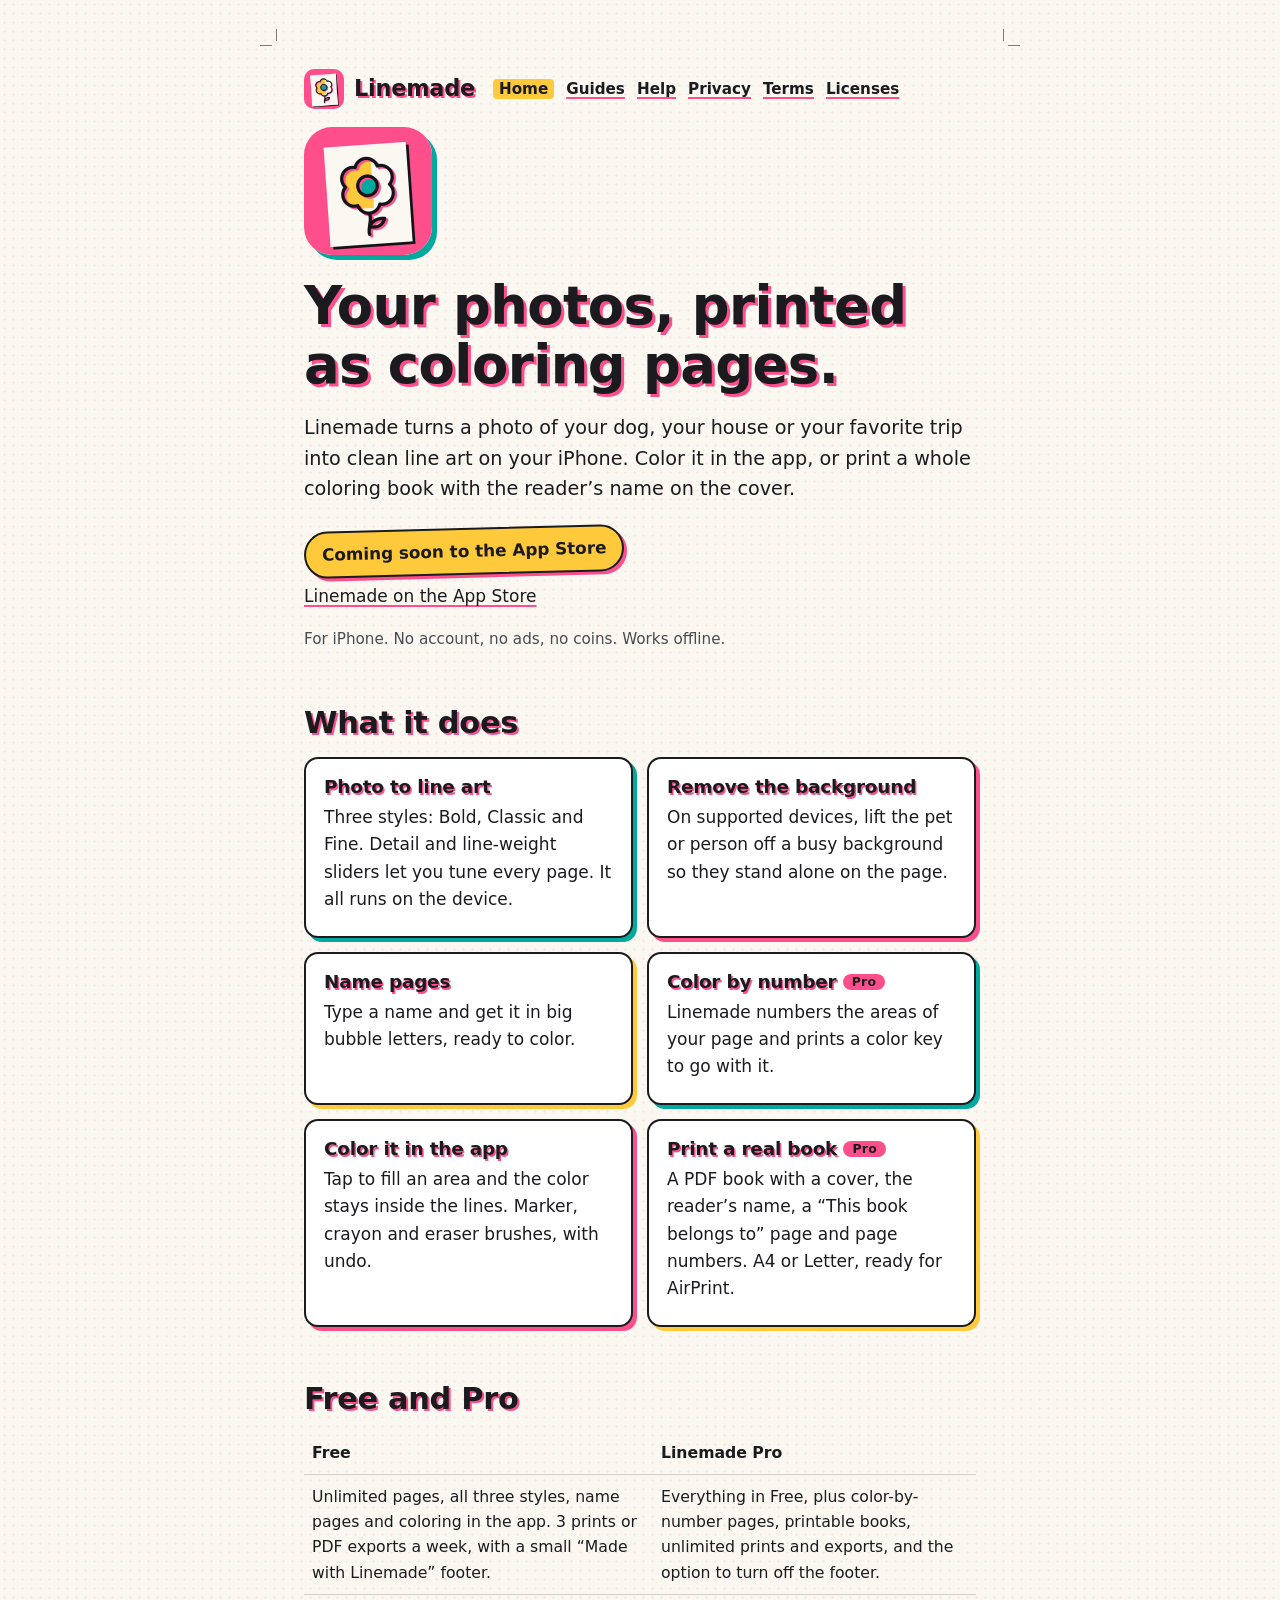
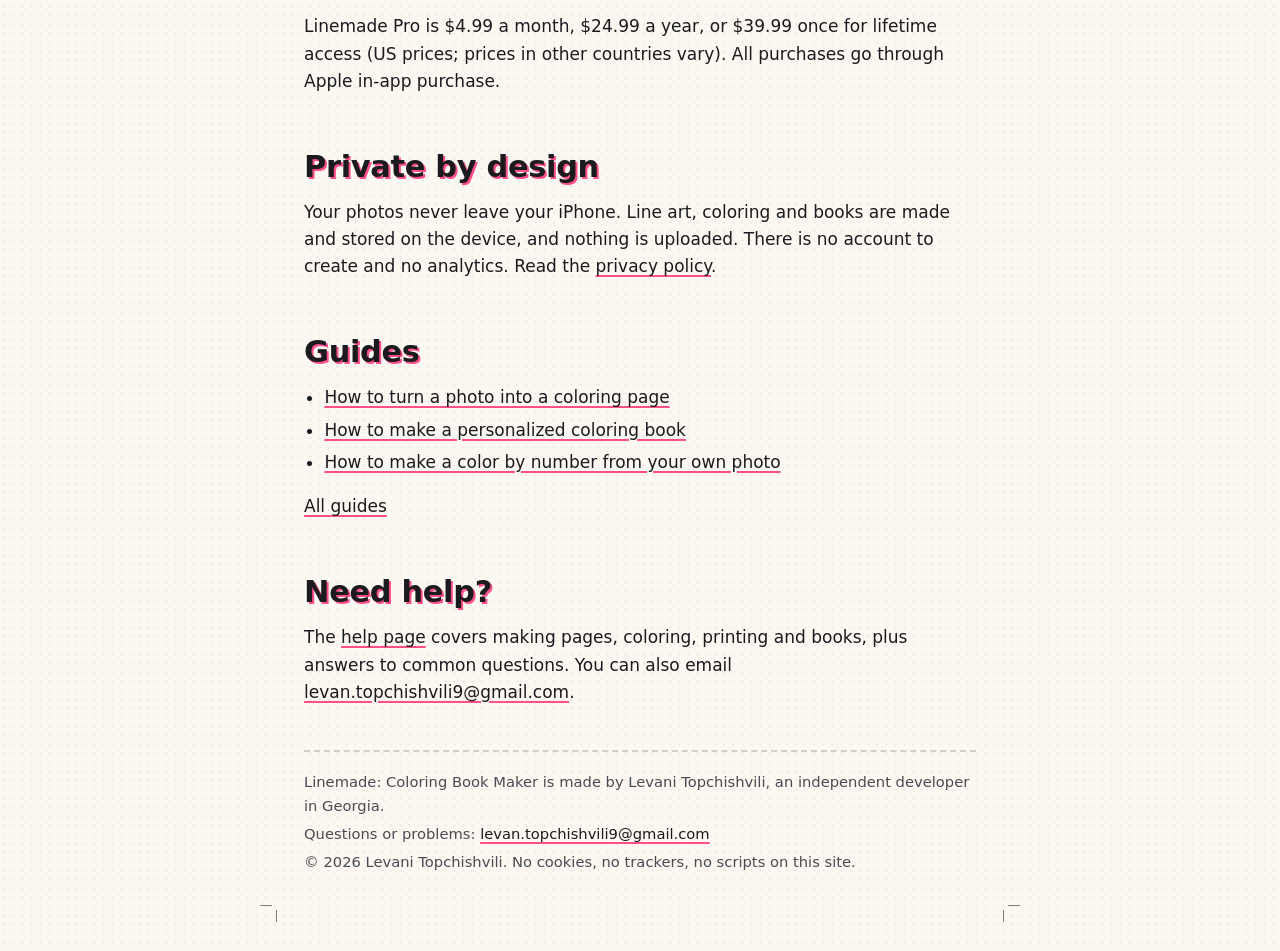
<file: docs/index.html>
<!doctype html>
<html lang="en">
<head>
  <meta charset="utf-8">
  <meta name="viewport" content="width=device-width, initial-scale=1">
  <title>Linemade: Coloring Book Maker</title>
  <meta name="description" content="Turn your own photos into coloring pages on your iPhone, color them in the app, or print a whole coloring book.">
  <meta name="color-scheme" content="light dark">
  <meta name="theme-color" content="#FBF8F1" media="(prefers-color-scheme: light)">
  <meta name="theme-color" content="#141317" media="(prefers-color-scheme: dark)">
  <link rel="icon" type="image/png" href="icon.png">
  <link rel="apple-touch-icon" href="icon.png">
  <meta name="apple-itunes-app" content="app-id=6818808226">
  <link rel="stylesheet" href="style.css?v=5">
</head>
<body>
  <div class="sheet">
    <span class="crop tl" aria-hidden="true"></span><span class="crop tr" aria-hidden="true"></span>
    <span class="crop bl" aria-hidden="true"></span><span class="crop br" aria-hidden="true"></span>
    <header class="top">
      <a class="brand" href="index.html"><img src="icon.png" alt="" width="40" height="40"><span class="wordmark">Linemade</span></a>
      <nav aria-label="Site">
        <ul>
        <li><a href="index.html" aria-current="page">Home</a></li>
        <li><a href="guides/index.html">Guides</a></li>
        <li><a href="help.html">Help</a></li>
        <li><a href="privacy.html">Privacy</a></li>
        <li><a href="terms.html">Terms</a></li>
        <li><a href="licenses.html">Licenses</a></li>
        </ul>
      </nav>
    </header>
    <main>
      <section class="hero">
        <img class="icon" src="icon.png" alt="Linemade app icon" width="128" height="128">
        <h1>Your photos, printed as coloring pages.</h1>
        <p class="lede">Linemade turns a photo of your dog, your house or your favorite trip into clean line art on your iPhone. Color it in the app, or print a whole coloring book with the reader&rsquo;s name on the cover.</p>
        <p class="stamp">Coming soon to the App Store</p>
        <p><a href="https://apps.apple.com/app/id6818808226">Linemade on the App Store</a></p>
        <p class="meta">For iPhone. No account, no ads, no coins. Works offline.</p>
      </section>

      <h2>What it does</h2>
      <div class="grid">
        <div class="card">
          <h3>Photo to line art</h3>
          <p>Three styles: Bold, Classic and Fine. Detail and line-weight sliders let you tune every page. It all runs on the device.</p>
        </div>
        <div class="card">
          <h3>Remove the background</h3>
          <p>On supported devices, lift the pet or person off a busy background so they stand alone on the page.</p>
        </div>
        <div class="card">
          <h3>Name pages</h3>
          <p>Type a name and get it in big bubble letters, ready to color.</p>
        </div>
        <div class="card">
          <h3>Color by number <span class="chip">Pro</span></h3>
          <p>Linemade numbers the areas of your page and prints a color key to go with it.</p>
        </div>
        <div class="card">
          <h3>Color it in the app</h3>
          <p>Tap to fill an area and the color stays inside the lines. Marker, crayon and eraser brushes, with undo.</p>
        </div>
        <div class="card">
          <h3>Print a real book <span class="chip">Pro</span></h3>
          <p>A PDF book with a cover, the reader&rsquo;s name, a &ldquo;This book belongs to&rdquo; page and page numbers. A4 or Letter, ready for AirPrint.</p>
        </div>
      </div>

      <h2>Free and Pro</h2>
      <table>
        <thead>
          <tr><th scope="col">Free</th><th scope="col">Linemade Pro</th></tr>
        </thead>
        <tbody>
          <tr>
            <td>Unlimited pages, all three styles, name pages and coloring in the app. 3 prints or PDF exports a week, with a small &ldquo;Made with Linemade&rdquo; footer.</td>
            <td>Everything in Free, plus color-by-number pages, printable books, unlimited prints and exports, and the option to turn off the footer.</td>
          </tr>
        </tbody>
      </table>
      <p>Linemade Pro is $4.99 a month, $24.99 a year, or $39.99 once for lifetime access (US prices; prices in other countries vary). All purchases go through Apple in-app purchase.</p>

      <h2>Private by design</h2>
      <p>Your photos never leave your iPhone. Line art, coloring and books are made and stored on the device, and nothing is uploaded. There is no account to create and no analytics. Read the <a href="privacy.html">privacy policy</a>.</p>

      <h2>Guides</h2>
      <ul class="guide-link-list">
        <li><a href="guides/how-to-turn-a-photo-into-a-coloring-page.html">How to turn a photo into a coloring page</a></li>
        <li><a href="guides/how-to-make-a-personalized-coloring-book.html">How to make a personalized coloring book</a></li>
        <li><a href="guides/how-to-make-a-color-by-number-from-a-photo.html">How to make a color by number from your own photo</a></li>
      </ul>
      <p><a href="guides/index.html">All guides</a></p>

      <h2>Need help?</h2>
      <p>The <a href="help.html">help page</a> covers making pages, coloring, printing and books, plus answers to common questions. You can also email <a href="mailto:levan.topchishvili9@gmail.com">levan.topchishvili9@gmail.com</a>.</p>
    </main>
    <footer>
      <p>Linemade: Coloring Book Maker is made by Levani Topchishvili, an independent developer in Georgia.</p>
      <p>Questions or problems: <a href="mailto:levan.topchishvili9@gmail.com">levan.topchishvili9@gmail.com</a></p>
      <p>&copy; 2026 Levani Topchishvili. No cookies, no trackers, no scripts on this site.</p>
    </footer>
  </div>
</body>
</html>
</file>
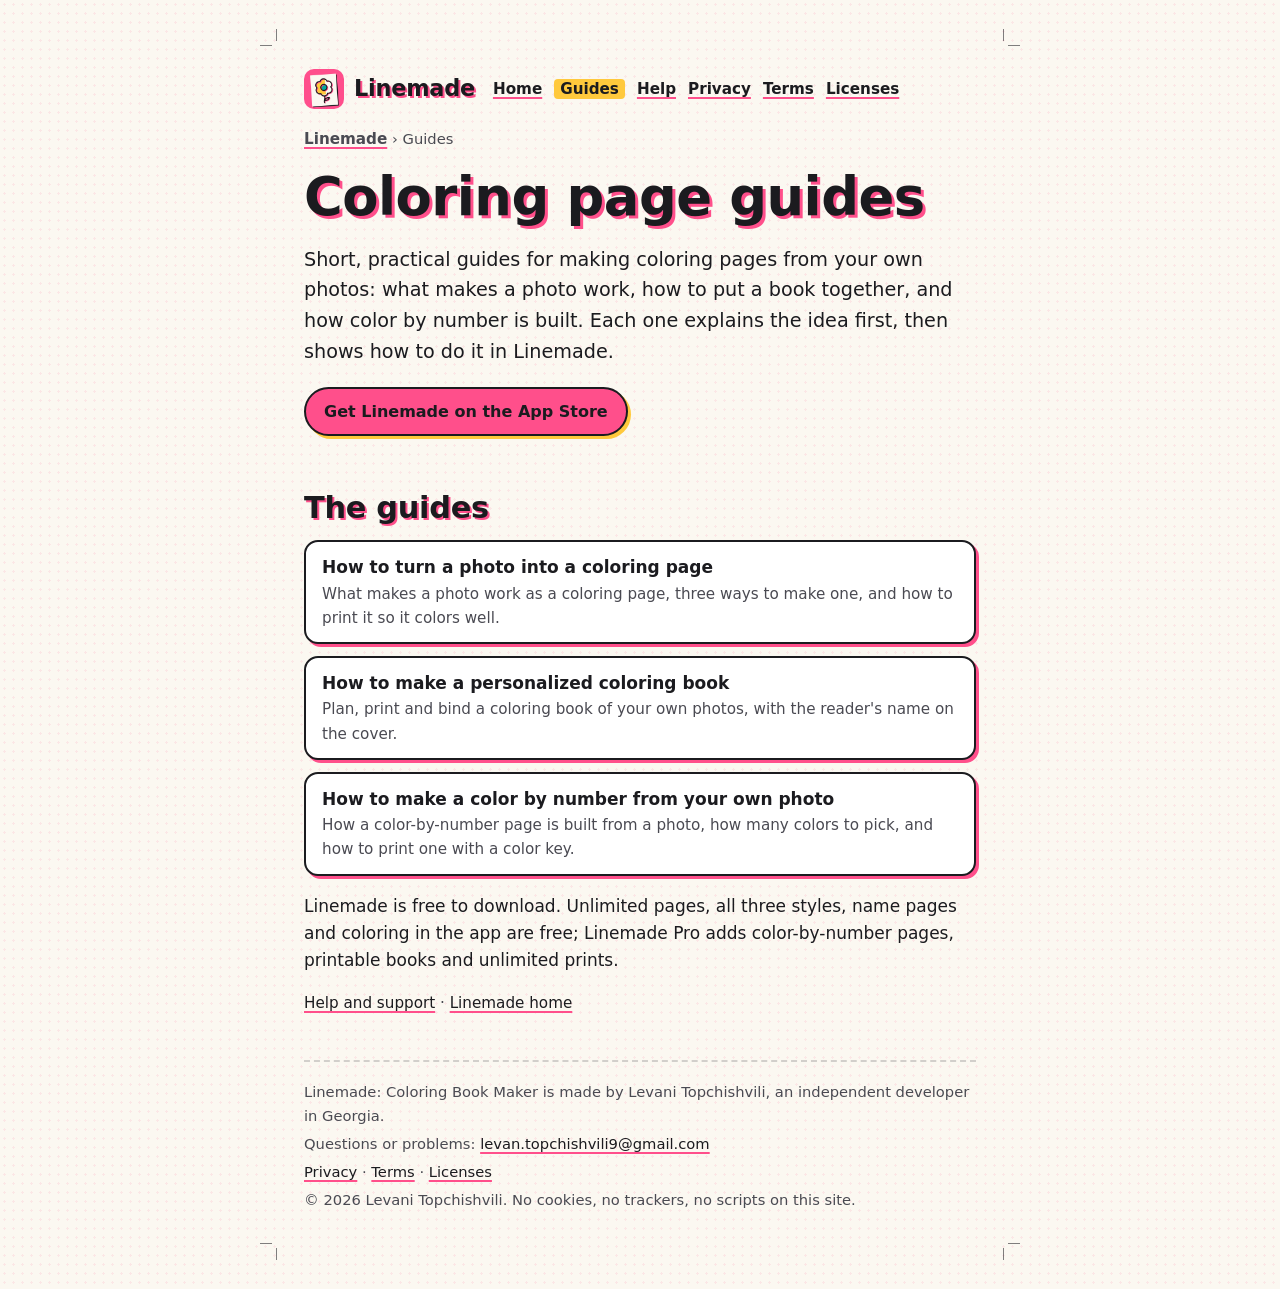
<file: docs/guides/index.html>
<!doctype html>
<html lang="en">
<head>
<meta charset="utf-8">
<meta name="viewport" content="width=device-width, initial-scale=1">
<title>Coloring Page and Coloring Book Guides – Linemade</title>
<meta name="description" content="Guides for turning photos into coloring pages, making a personalized coloring book and creating color-by-number pages, with steps for the Linemade iPhone app.">
<link rel="canonical" href="https://levan2002.github.io/linemade/guides/">
<meta property="og:type" content="website">
<meta property="og:title" content="Coloring Page and Coloring Book Guides – Linemade">
<meta property="og:description" content="Guides for turning photos into coloring pages, making a personalized coloring book and creating color-by-number pages, with steps for the Linemade iPhone app.">
<meta property="og:url" content="https://levan2002.github.io/linemade/guides/">
<meta property="og:site_name" content="Linemade">
<meta name="twitter:card" content="summary">
<meta name="apple-itunes-app" content="app-id=6818808226">
<meta name="color-scheme" content="light dark">
<meta name="theme-color" content="#FBF8F1" media="(prefers-color-scheme: light)">
<meta name="theme-color" content="#141317" media="(prefers-color-scheme: dark)">
<link rel="icon" type="image/png" href="../icon.png">
<link rel="apple-touch-icon" href="../icon.png">
<link rel="stylesheet" href="../style.css?v=5">
<script type="application/ld+json">
{
  "@context": "https://schema.org",
  "@type": "BreadcrumbList",
  "itemListElement": [
    {
      "@type": "ListItem",
      "position": 1,
      "name": "Linemade",
      "item": "https://levan2002.github.io/linemade/"
    },
    {
      "@type": "ListItem",
      "position": 2,
      "name": "Guides",
      "item": "https://levan2002.github.io/linemade/guides/"
    }
  ]
}
</script>
</head>
<body>
  <div class="sheet">
    <span class="crop tl" aria-hidden="true"></span><span class="crop tr" aria-hidden="true"></span>
    <span class="crop bl" aria-hidden="true"></span><span class="crop br" aria-hidden="true"></span>
    <header class="top">
      <a class="brand" href="../index.html"><img src="../icon.png" alt="" width="40" height="40"><span class="wordmark">Linemade</span></a>
      <nav aria-label="Site">
        <ul>
        <li><a href="../index.html">Home</a></li>
        <li><a href="index.html" aria-current="page">Guides</a></li>
        <li><a href="../help.html">Help</a></li>
        <li><a href="../privacy.html">Privacy</a></li>
        <li><a href="../terms.html">Terms</a></li>
        <li><a href="../licenses.html">Licenses</a></li>
        </ul>
      </nav>
    </header>
    <main class="guide">
<nav class="crumbs" aria-label="Breadcrumb"><a href="../">Linemade</a> <span aria-hidden="true">›</span> <span>Guides</span></nav>
<h1>Coloring page guides</h1>
<p class="lede">Short, practical guides for making coloring pages from your own photos: what makes a photo work, how to put a book together, and how color by number is built. Each one explains the idea first, then shows how to do it in Linemade.</p>
<p class="cta cta-top"><a class="cta-btn" href="https://apps.apple.com/app/id6818808226">Get Linemade on the App Store</a></p>
<h2>The guides</h2>
<ul class="guide-list">
<li><a href="how-to-turn-a-photo-into-a-coloring-page.html"><strong>How to turn a photo into a coloring page</strong><span>What makes a photo work as a coloring page, three ways to make one, and how to print it so it colors well.</span></a></li>
<li><a href="how-to-make-a-personalized-coloring-book.html"><strong>How to make a personalized coloring book</strong><span>Plan, print and bind a coloring book of your own photos, with the reader&#x27;s name on the cover.</span></a></li>
<li><a href="how-to-make-a-color-by-number-from-a-photo.html"><strong>How to make a color by number from your own photo</strong><span>How a color-by-number page is built from a photo, how many colors to pick, and how to print one with a color key.</span></a></li>
</ul>
<p>Linemade is free to download. Unlimited pages, all three styles, name pages and coloring in the app are free; Linemade Pro adds color-by-number pages, printable books and unlimited prints.</p>
<p class="guide-more"><a href="../help.html">Help and support</a> · <a href="../">Linemade home</a></p>
    </main>
    <footer>
      <p>Linemade: Coloring Book Maker is made by Levani Topchishvili, an independent developer in Georgia.</p>
      <p>Questions or problems: <a href="mailto:levan.topchishvili9@gmail.com">levan.topchishvili9@gmail.com</a></p>
      <p><a href="../privacy.html">Privacy</a> &middot; <a href="../terms.html">Terms</a> &middot; <a href="../licenses.html">Licenses</a></p>
      <p>&copy; 2026 Levani Topchishvili. No cookies, no trackers, no scripts on this site.</p>
    </footer>
  </div>
</body>
</html>
</file>
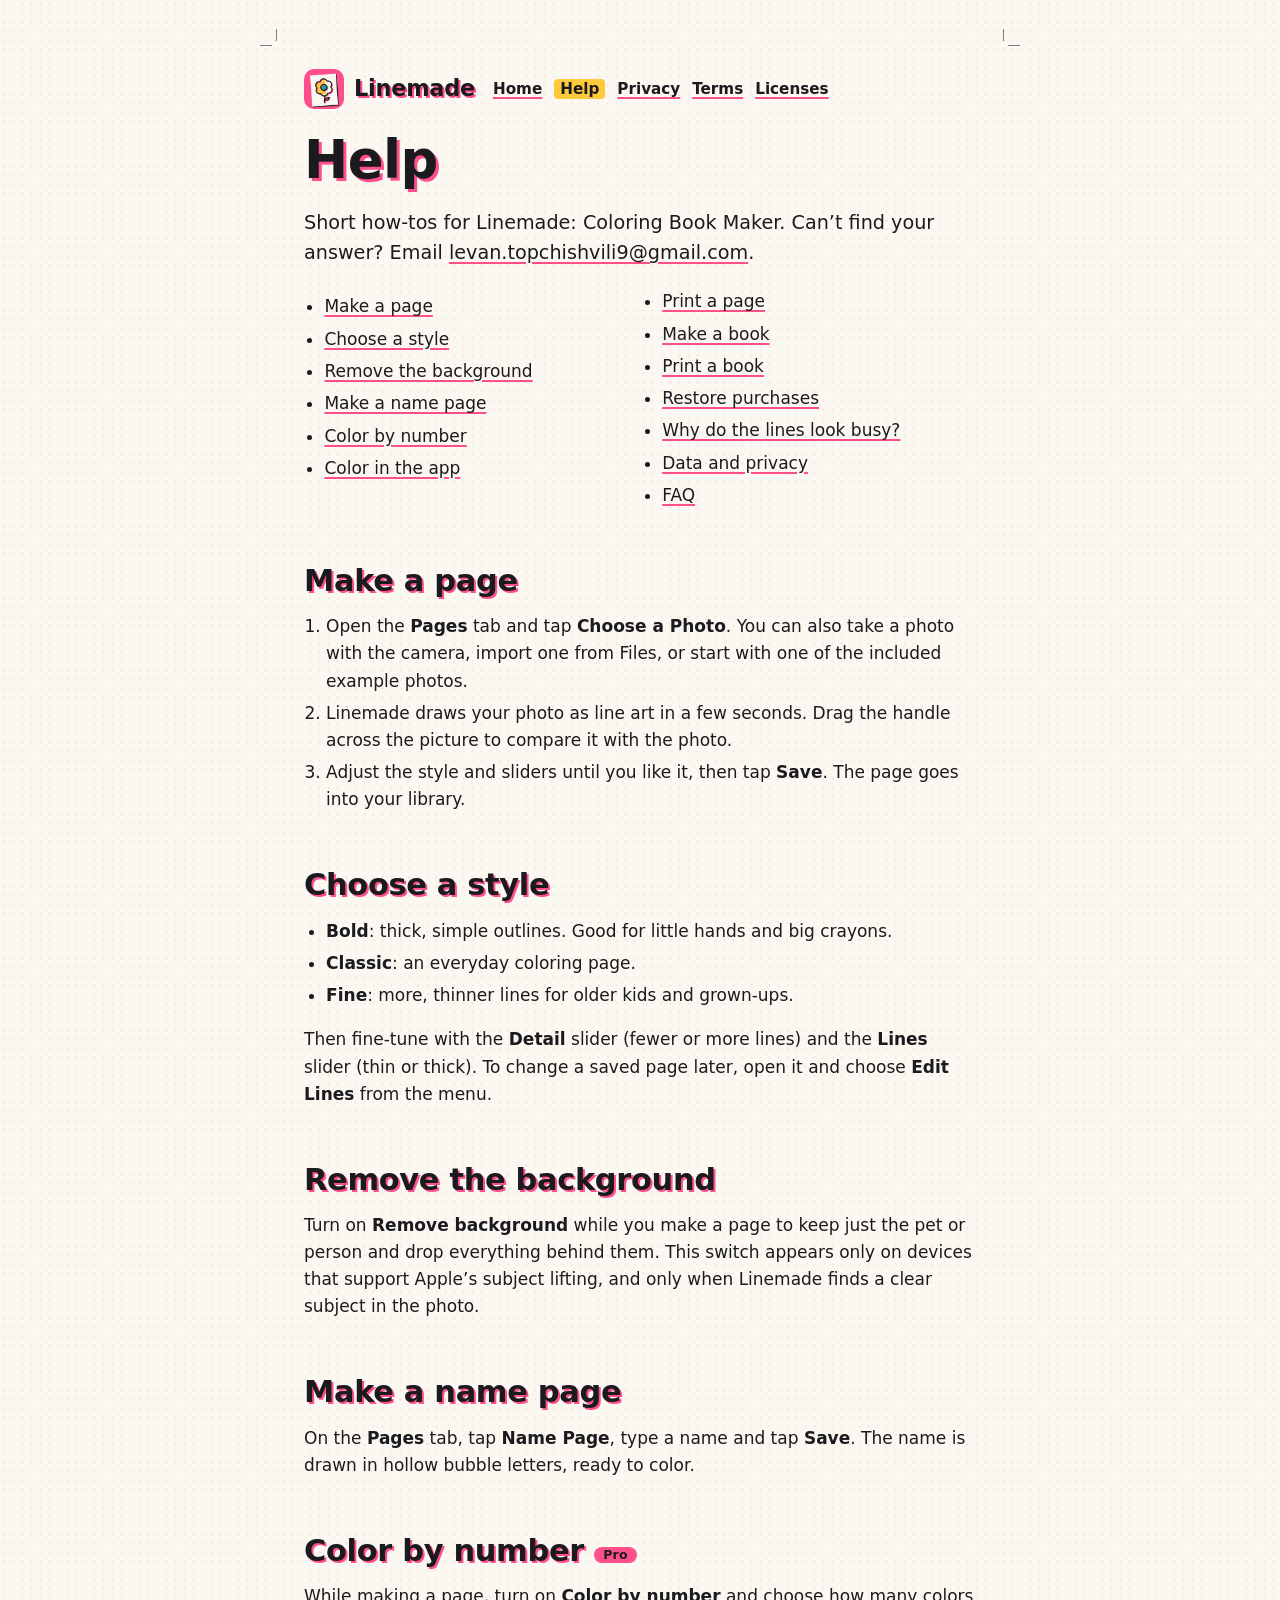
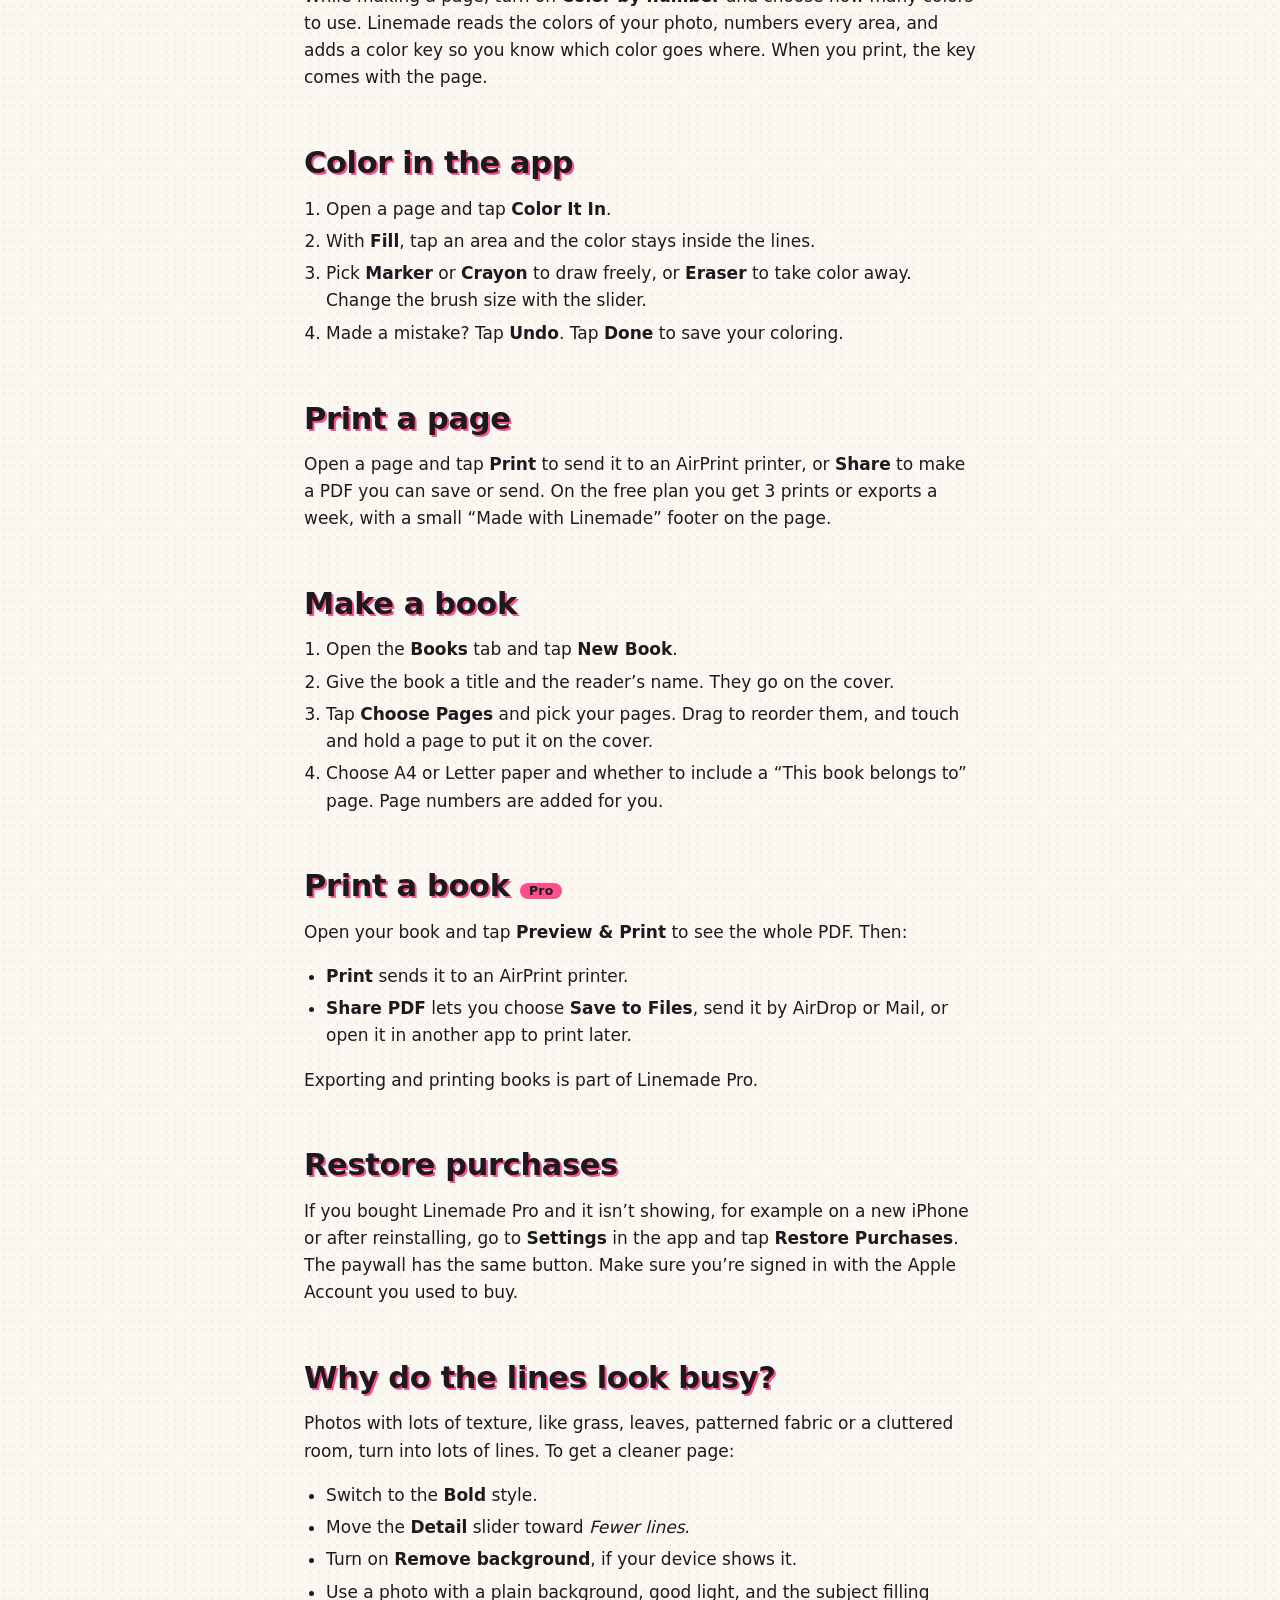
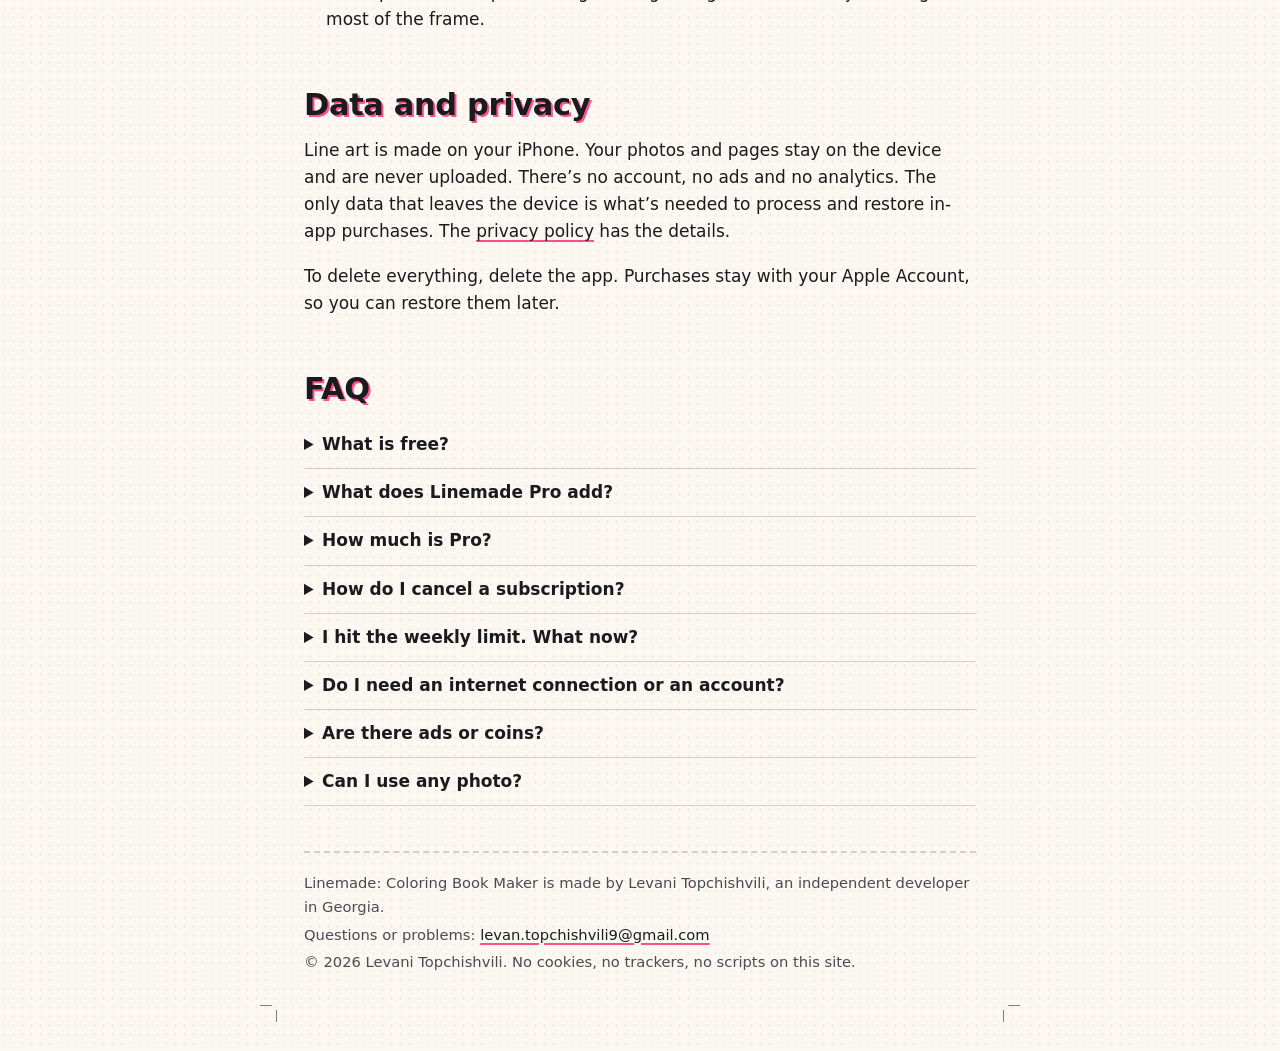
<file: docs/help.html>
<!doctype html>
<html lang="en">
<head>
  <meta charset="utf-8">
  <meta name="viewport" content="width=device-width, initial-scale=1">
  <title>Linemade Help</title>
  <meta name="description" content="How to make coloring pages, color them in the app, print pages and books, and restore purchases in Linemade.">
  <meta name="color-scheme" content="light dark">
  <meta name="theme-color" content="#FBF8F1" media="(prefers-color-scheme: light)">
  <meta name="theme-color" content="#141317" media="(prefers-color-scheme: dark)">
  <link rel="icon" type="image/png" href="icon.png">
  <link rel="apple-touch-icon" href="icon.png">
  <link rel="stylesheet" href="style.css?v=4">
</head>
<body>
  <div class="sheet">
    <span class="crop tl" aria-hidden="true"></span><span class="crop tr" aria-hidden="true"></span>
    <span class="crop bl" aria-hidden="true"></span><span class="crop br" aria-hidden="true"></span>
    <header class="top">
      <a class="brand" href="index.html"><img src="icon.png" alt="" width="40" height="40"><span class="wordmark">Linemade</span></a>
      <nav aria-label="Site">
        <ul>
        <li><a href="index.html">Home</a></li>
        <li><a href="help.html" aria-current="page">Help</a></li>
        <li><a href="privacy.html">Privacy</a></li>
        <li><a href="terms.html">Terms</a></li>
        <li><a href="licenses.html">Licenses</a></li>
        </ul>
      </nav>
    </header>
    <main>
      <h1>Help</h1>
      <p class="lede">Short how-tos for Linemade: Coloring Book Maker. Can&rsquo;t find your answer? Email <a href="mailto:levan.topchishvili9@gmail.com">levan.topchishvili9@gmail.com</a>.</p>

      <ul class="toc">
        <li><a href="#make-a-page">Make a page</a></li>
        <li><a href="#styles">Choose a style</a></li>
        <li><a href="#background">Remove the background</a></li>
        <li><a href="#name-page">Make a name page</a></li>
        <li><a href="#color-by-number">Color by number</a></li>
        <li><a href="#coloring">Color in the app</a></li>
        <li><a href="#print-page">Print a page</a></li>
        <li><a href="#make-book">Make a book</a></li>
        <li><a href="#print-book">Print a book</a></li>
        <li><a href="#restore">Restore purchases</a></li>
        <li><a href="#busy-lines">Why do the lines look busy?</a></li>
        <li><a href="#privacy">Data and privacy</a></li>
        <li><a href="#faq">FAQ</a></li>
      </ul>

      <h2 id="make-a-page">Make a page</h2>
      <ol>
        <li>Open the <strong>Pages</strong> tab and tap <strong>Choose a Photo</strong>. You can also take a photo with the camera, import one from Files, or start with one of the included example photos.</li>
        <li>Linemade draws your photo as line art in a few seconds. Drag the handle across the picture to compare it with the photo.</li>
        <li>Adjust the style and sliders until you like it, then tap <strong>Save</strong>. The page goes into your library.</li>
      </ol>

      <h2 id="styles">Choose a style</h2>
      <ul>
        <li><strong>Bold</strong>: thick, simple outlines. Good for little hands and big crayons.</li>
        <li><strong>Classic</strong>: an everyday coloring page.</li>
        <li><strong>Fine</strong>: more, thinner lines for older kids and grown-ups.</li>
      </ul>
      <p>Then fine-tune with the <strong>Detail</strong> slider (fewer or more lines) and the <strong>Lines</strong> slider (thin or thick). To change a saved page later, open it and choose <strong>Edit Lines</strong> from the menu.</p>

      <h2 id="background">Remove the background</h2>
      <p>Turn on <strong>Remove background</strong> while you make a page to keep just the pet or person and drop everything behind them. This switch appears only on devices that support Apple&rsquo;s subject lifting, and only when Linemade finds a clear subject in the photo.</p>

      <h2 id="name-page">Make a name page</h2>
      <p>On the <strong>Pages</strong> tab, tap <strong>Name Page</strong>, type a name and tap <strong>Save</strong>. The name is drawn in hollow bubble letters, ready to color.</p>

      <h2 id="color-by-number">Color by number <span class="chip">Pro</span></h2>
      <p>While making a page, turn on <strong>Color by number</strong> and choose how many colors to use. Linemade reads the colors of your photo, numbers every area, and adds a color key so you know which color goes where. When you print, the key comes with the page.</p>

      <h2 id="coloring">Color in the app</h2>
      <ol>
        <li>Open a page and tap <strong>Color It In</strong>.</li>
        <li>With <strong>Fill</strong>, tap an area and the color stays inside the lines.</li>
        <li>Pick <strong>Marker</strong> or <strong>Crayon</strong> to draw freely, or <strong>Eraser</strong> to take color away. Change the brush size with the slider.</li>
        <li>Made a mistake? Tap <strong>Undo</strong>. Tap <strong>Done</strong> to save your coloring.</li>
      </ol>

      <h2 id="print-page">Print a page</h2>
      <p>Open a page and tap <strong>Print</strong> to send it to an AirPrint printer, or <strong>Share</strong> to make a PDF you can save or send. On the free plan you get 3 prints or exports a week, with a small &ldquo;Made with Linemade&rdquo; footer on the page.</p>

      <h2 id="make-book">Make a book</h2>
      <ol>
        <li>Open the <strong>Books</strong> tab and tap <strong>New Book</strong>.</li>
        <li>Give the book a title and the reader&rsquo;s name. They go on the cover.</li>
        <li>Tap <strong>Choose Pages</strong> and pick your pages. Drag to reorder them, and touch and hold a page to put it on the cover.</li>
        <li>Choose A4 or Letter paper and whether to include a &ldquo;This book belongs to&rdquo; page. Page numbers are added for you.</li>
      </ol>

      <h2 id="print-book">Print a book <span class="chip">Pro</span></h2>
      <p>Open your book and tap <strong>Preview &amp; Print</strong> to see the whole PDF. Then:</p>
      <ul>
        <li><strong>Print</strong> sends it to an AirPrint printer.</li>
        <li><strong>Share PDF</strong> lets you choose <strong>Save to Files</strong>, send it by AirDrop or Mail, or open it in another app to print later.</li>
      </ul>
      <p>Exporting and printing books is part of Linemade Pro.</p>

      <h2 id="restore">Restore purchases</h2>
      <p>If you bought Linemade Pro and it isn&rsquo;t showing, for example on a new iPhone or after reinstalling, go to <strong>Settings</strong> in the app and tap <strong>Restore Purchases</strong>. The paywall has the same button. Make sure you&rsquo;re signed in with the Apple Account you used to buy.</p>

      <h2 id="busy-lines">Why do the lines look busy?</h2>
      <p>Photos with lots of texture, like grass, leaves, patterned fabric or a cluttered room, turn into lots of lines. To get a cleaner page:</p>
      <ul>
        <li>Switch to the <strong>Bold</strong> style.</li>
        <li>Move the <strong>Detail</strong> slider toward <em>Fewer lines</em>.</li>
        <li>Turn on <strong>Remove background</strong>, if your device shows it.</li>
        <li>Use a photo with a plain background, good light, and the subject filling most of the frame.</li>
      </ul>

      <h2 id="privacy">Data and privacy</h2>
      <p>Line art is made on your iPhone. Your photos and pages stay on the device and are never uploaded. There&rsquo;s no account, no ads and no analytics. The only data that leaves the device is what&rsquo;s needed to process and restore in-app purchases. The <a href="privacy.html">privacy policy</a> has the details.</p>
      <p>To delete everything, delete the app. Purchases stay with your Apple Account, so you can restore them later.</p>

      <h2 id="faq">FAQ</h2>
      <details>
        <summary>What is free?</summary>
        <p>Unlimited pages in all three styles, name pages, and coloring in the app. You also get 3 prints or PDF exports a week, which carry a small &ldquo;Made with Linemade&rdquo; footer.</p>
      </details>
      <details>
        <summary>What does Linemade Pro add?</summary>
        <p>Color-by-number pages with a color key, printable books, unlimited prints and exports, and the option to turn off the footer.</p>
      </details>
      <details>
        <summary>How much is Pro?</summary>
        <p>$4.99 a month, $24.99 a year, or $39.99 once for lifetime access. These are US prices; prices in other countries vary. You pay through Apple in-app purchase.</p>
      </details>
      <details>
        <summary>How do I cancel a subscription?</summary>
        <p>On your iPhone, open Settings &rsaquo; Apple Account &rsaquo; Subscriptions, choose Linemade and cancel at least 24 hours before the current period ends. See the <a href="terms.html">terms of use</a>.</p>
      </details>
      <details>
        <summary>I hit the weekly limit. What now?</summary>
        <p>You can keep making and coloring pages as much as you like. The limit works over a rolling week: each free print or export becomes available again 7 days after you used it. Settings in the app shows how many you have left. Linemade Pro removes the limit.</p>
      </details>
      <details>
        <summary>Do I need an internet connection or an account?</summary>
        <p>No. Linemade works offline and has no sign-up. You only need a connection to buy or restore Pro.</p>
      </details>
      <details>
        <summary>Are there ads or coins?</summary>
        <p>No ads, no coins, no credits. Everything is either free or part of Pro.</p>
      </details>
      <details>
        <summary>Can I use any photo?</summary>
        <p>Use photos you took yourself or have the rights to use. See the <a href="terms.html">terms of use</a>.</p>
      </details>
    </main>
    <footer>
      <p>Linemade: Coloring Book Maker is made by Levani Topchishvili, an independent developer in Georgia.</p>
      <p>Questions or problems: <a href="mailto:levan.topchishvili9@gmail.com">levan.topchishvili9@gmail.com</a></p>
      <p>&copy; 2026 Levani Topchishvili. No cookies, no trackers, no scripts on this site.</p>
    </footer>
  </div>
</body>
</html>
</file>
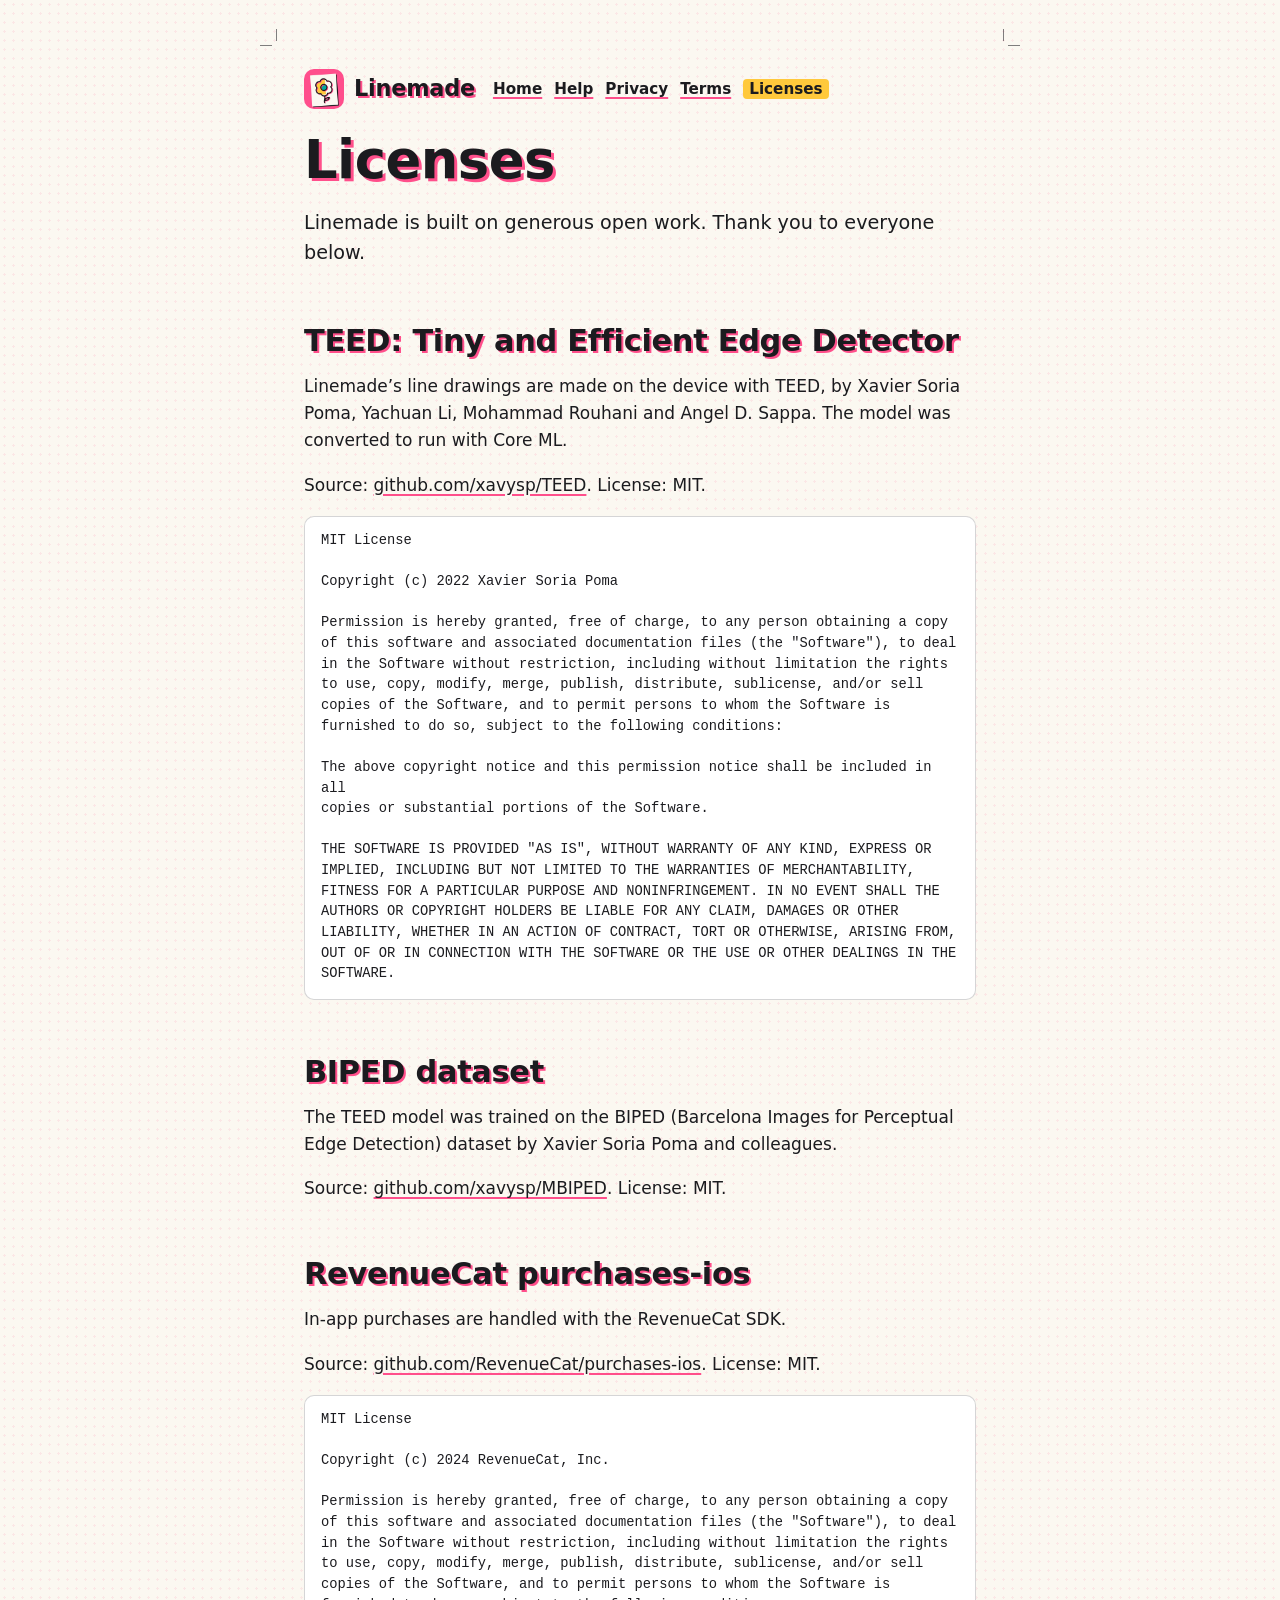
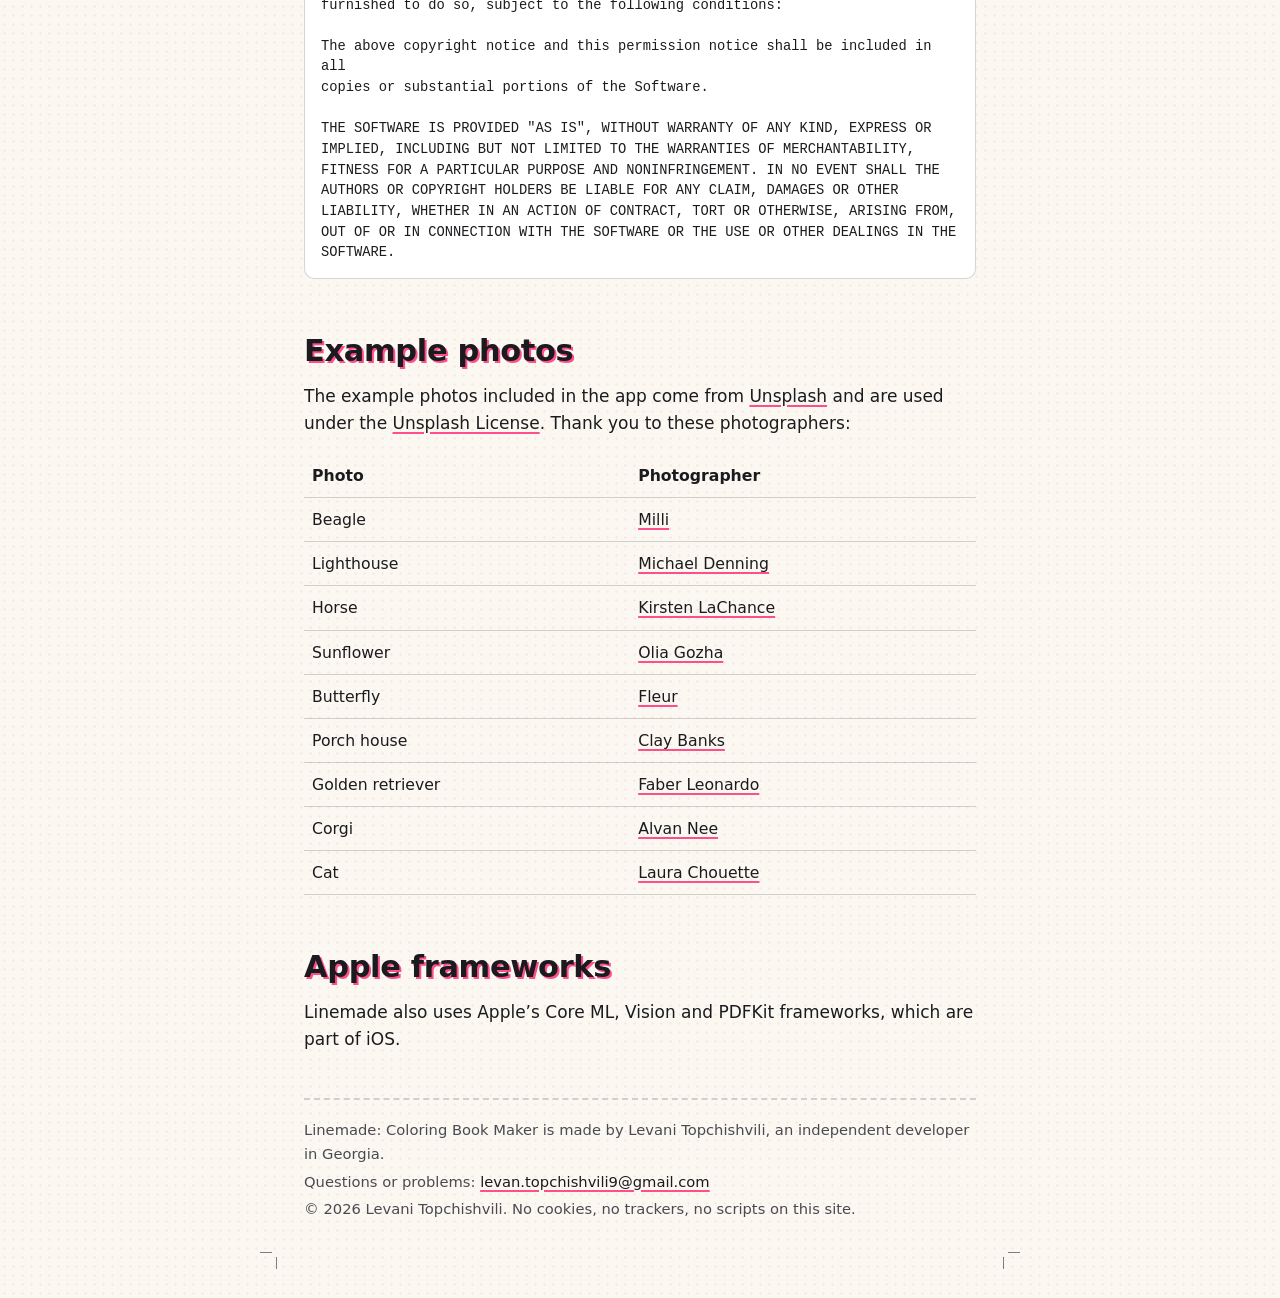
<file: docs/licenses.html>
<!doctype html>
<html lang="en">
<head>
  <meta charset="utf-8">
  <meta name="viewport" content="width=device-width, initial-scale=1">
  <title>Linemade Licenses</title>
  <meta name="description" content="Open-source software, research and photos used in Linemade: Coloring Book Maker, with their licenses.">
  <meta name="color-scheme" content="light dark">
  <meta name="theme-color" content="#FBF8F1" media="(prefers-color-scheme: light)">
  <meta name="theme-color" content="#141317" media="(prefers-color-scheme: dark)">
  <link rel="icon" type="image/png" href="icon.png">
  <link rel="apple-touch-icon" href="icon.png">
  <link rel="stylesheet" href="style.css?v=4">
</head>
<body>
  <div class="sheet">
    <span class="crop tl" aria-hidden="true"></span><span class="crop tr" aria-hidden="true"></span>
    <span class="crop bl" aria-hidden="true"></span><span class="crop br" aria-hidden="true"></span>
    <header class="top">
      <a class="brand" href="index.html"><img src="icon.png" alt="" width="40" height="40"><span class="wordmark">Linemade</span></a>
      <nav aria-label="Site">
        <ul>
        <li><a href="index.html">Home</a></li>
        <li><a href="help.html">Help</a></li>
        <li><a href="privacy.html">Privacy</a></li>
        <li><a href="terms.html">Terms</a></li>
        <li><a href="licenses.html" aria-current="page">Licenses</a></li>
        </ul>
      </nav>
    </header>
    <main>
      <h1>Licenses</h1>
      <p class="lede">Linemade is built on generous open work. Thank you to everyone below.</p>

      <h2>TEED: Tiny and Efficient Edge Detector</h2>
      <p>Linemade&rsquo;s line drawings are made on the device with TEED, by Xavier Soria Poma, Yachuan Li, Mohammad Rouhani and Angel D. Sappa. The model was converted to run with Core ML.</p>
      <p>Source: <a href="https://github.com/xavysp/TEED">github.com/xavysp/TEED</a>. License: MIT.</p>
      <pre class="license">MIT License

Copyright (c) 2022 Xavier Soria Poma

Permission is hereby granted, free of charge, to any person obtaining a copy
of this software and associated documentation files (the "Software"), to deal
in the Software without restriction, including without limitation the rights
to use, copy, modify, merge, publish, distribute, sublicense, and/or sell
copies of the Software, and to permit persons to whom the Software is
furnished to do so, subject to the following conditions:

The above copyright notice and this permission notice shall be included in all
copies or substantial portions of the Software.

THE SOFTWARE IS PROVIDED "AS IS", WITHOUT WARRANTY OF ANY KIND, EXPRESS OR
IMPLIED, INCLUDING BUT NOT LIMITED TO THE WARRANTIES OF MERCHANTABILITY,
FITNESS FOR A PARTICULAR PURPOSE AND NONINFRINGEMENT. IN NO EVENT SHALL THE
AUTHORS OR COPYRIGHT HOLDERS BE LIABLE FOR ANY CLAIM, DAMAGES OR OTHER
LIABILITY, WHETHER IN AN ACTION OF CONTRACT, TORT OR OTHERWISE, ARISING FROM,
OUT OF OR IN CONNECTION WITH THE SOFTWARE OR THE USE OR OTHER DEALINGS IN THE
SOFTWARE.</pre>

      <h2>BIPED dataset</h2>
      <p>The TEED model was trained on the BIPED (Barcelona Images for Perceptual Edge Detection) dataset by Xavier Soria Poma and colleagues.</p>
      <p>Source: <a href="https://github.com/xavysp/MBIPED">github.com/xavysp/MBIPED</a>. License: MIT.</p>

      <h2>RevenueCat purchases-ios</h2>
      <p>In-app purchases are handled with the RevenueCat SDK.</p>
      <p>Source: <a href="https://github.com/RevenueCat/purchases-ios">github.com/RevenueCat/purchases-ios</a>. License: MIT.</p>
      <pre class="license">MIT License

Copyright (c) 2024 RevenueCat, Inc.

Permission is hereby granted, free of charge, to any person obtaining a copy
of this software and associated documentation files (the "Software"), to deal
in the Software without restriction, including without limitation the rights
to use, copy, modify, merge, publish, distribute, sublicense, and/or sell
copies of the Software, and to permit persons to whom the Software is
furnished to do so, subject to the following conditions:

The above copyright notice and this permission notice shall be included in all
copies or substantial portions of the Software.

THE SOFTWARE IS PROVIDED "AS IS", WITHOUT WARRANTY OF ANY KIND, EXPRESS OR
IMPLIED, INCLUDING BUT NOT LIMITED TO THE WARRANTIES OF MERCHANTABILITY,
FITNESS FOR A PARTICULAR PURPOSE AND NONINFRINGEMENT. IN NO EVENT SHALL THE
AUTHORS OR COPYRIGHT HOLDERS BE LIABLE FOR ANY CLAIM, DAMAGES OR OTHER
LIABILITY, WHETHER IN AN ACTION OF CONTRACT, TORT OR OTHERWISE, ARISING FROM,
OUT OF OR IN CONNECTION WITH THE SOFTWARE OR THE USE OR OTHER DEALINGS IN THE
SOFTWARE.</pre>

      <h2>Example photos</h2>
      <p>The example photos included in the app come from <a href="https://unsplash.com/">Unsplash</a> and are used under the <a href="https://unsplash.com/license">Unsplash License</a>. Thank you to these photographers:</p>
      <table>
        <thead>
          <tr><th scope="col">Photo</th><th scope="col">Photographer</th></tr>
        </thead>
        <tbody>
          <tr><td>Beagle</td><td><a href="https://unsplash.com/photos/2l0CWTpcChI">Milli</a></td></tr>
          <tr><td>Lighthouse</td><td><a href="https://unsplash.com/photos/LXomcUwf4vQ">Michael Denning</a></td></tr>
          <tr><td>Horse</td><td><a href="https://unsplash.com/photos/KPwC1b5AUDA">Kirsten LaChance</a></td></tr>
          <tr><td>Sunflower</td><td><a href="https://unsplash.com/photos/XtXdHH-Ib7c">Olia Gozha</a></td></tr>
          <tr><td>Butterfly</td><td><a href="https://unsplash.com/photos/SE2zTdS1MNo">Fleur</a></td></tr>
          <tr><td>Porch house</td><td><a href="https://unsplash.com/photos/dsu9V4MsRVw">Clay Banks</a></td></tr>
          <tr><td>Golden retriever</td><td><a href="https://unsplash.com/photos/CLhFS67ni1c">Faber Leonardo</a></td></tr>
          <tr><td>Corgi</td><td><a href="https://unsplash.com/photos/lvFlpqEvuRM">Alvan Nee</a></td></tr>
          <tr><td>Cat</td><td><a href="https://unsplash.com/photos/g6Ny4dvHlE0">Laura Chouette</a></td></tr>
        </tbody>
      </table>

      <h2>Apple frameworks</h2>
      <p>Linemade also uses Apple&rsquo;s Core ML, Vision and PDFKit frameworks, which are part of iOS.</p>
    </main>
    <footer>
      <p>Linemade: Coloring Book Maker is made by Levani Topchishvili, an independent developer in Georgia.</p>
      <p>Questions or problems: <a href="mailto:levan.topchishvili9@gmail.com">levan.topchishvili9@gmail.com</a></p>
      <p>&copy; 2026 Levani Topchishvili. No cookies, no trackers, no scripts on this site.</p>
    </footer>
  </div>
</body>
</html>
</file>
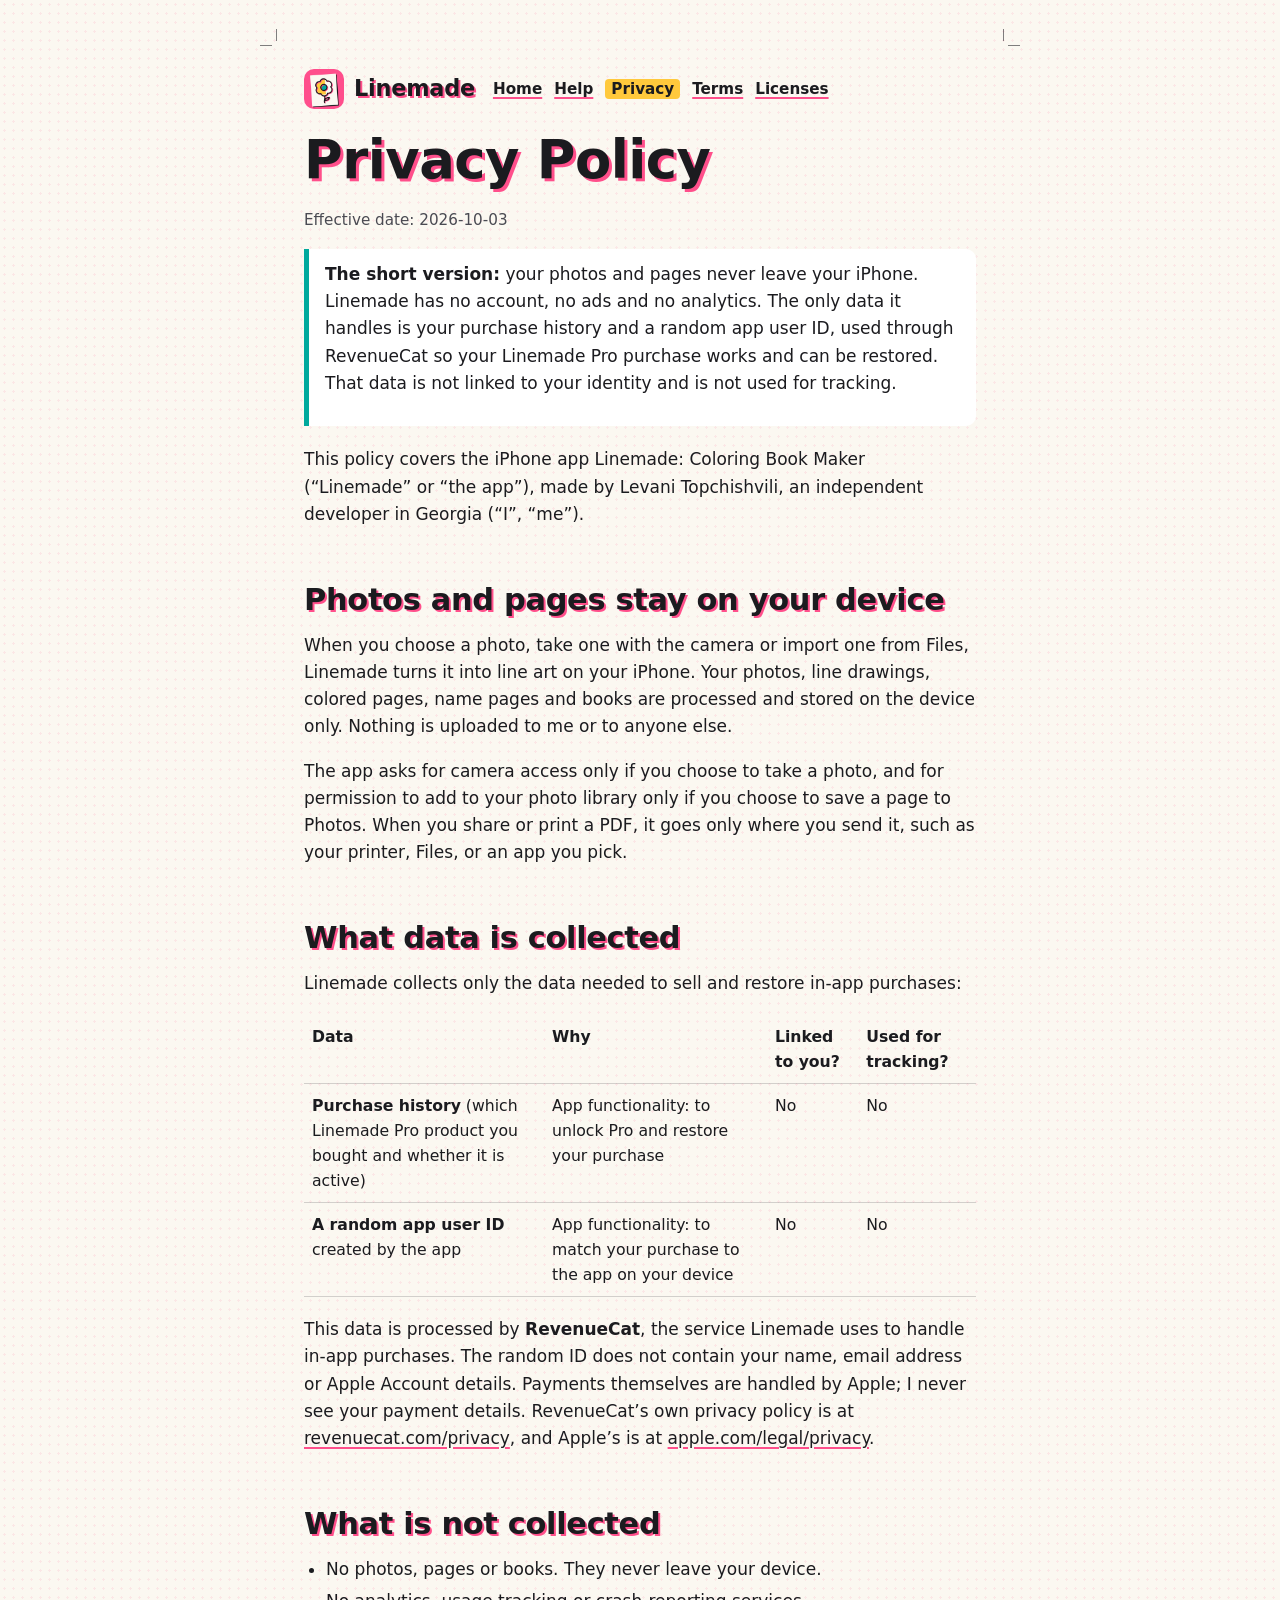
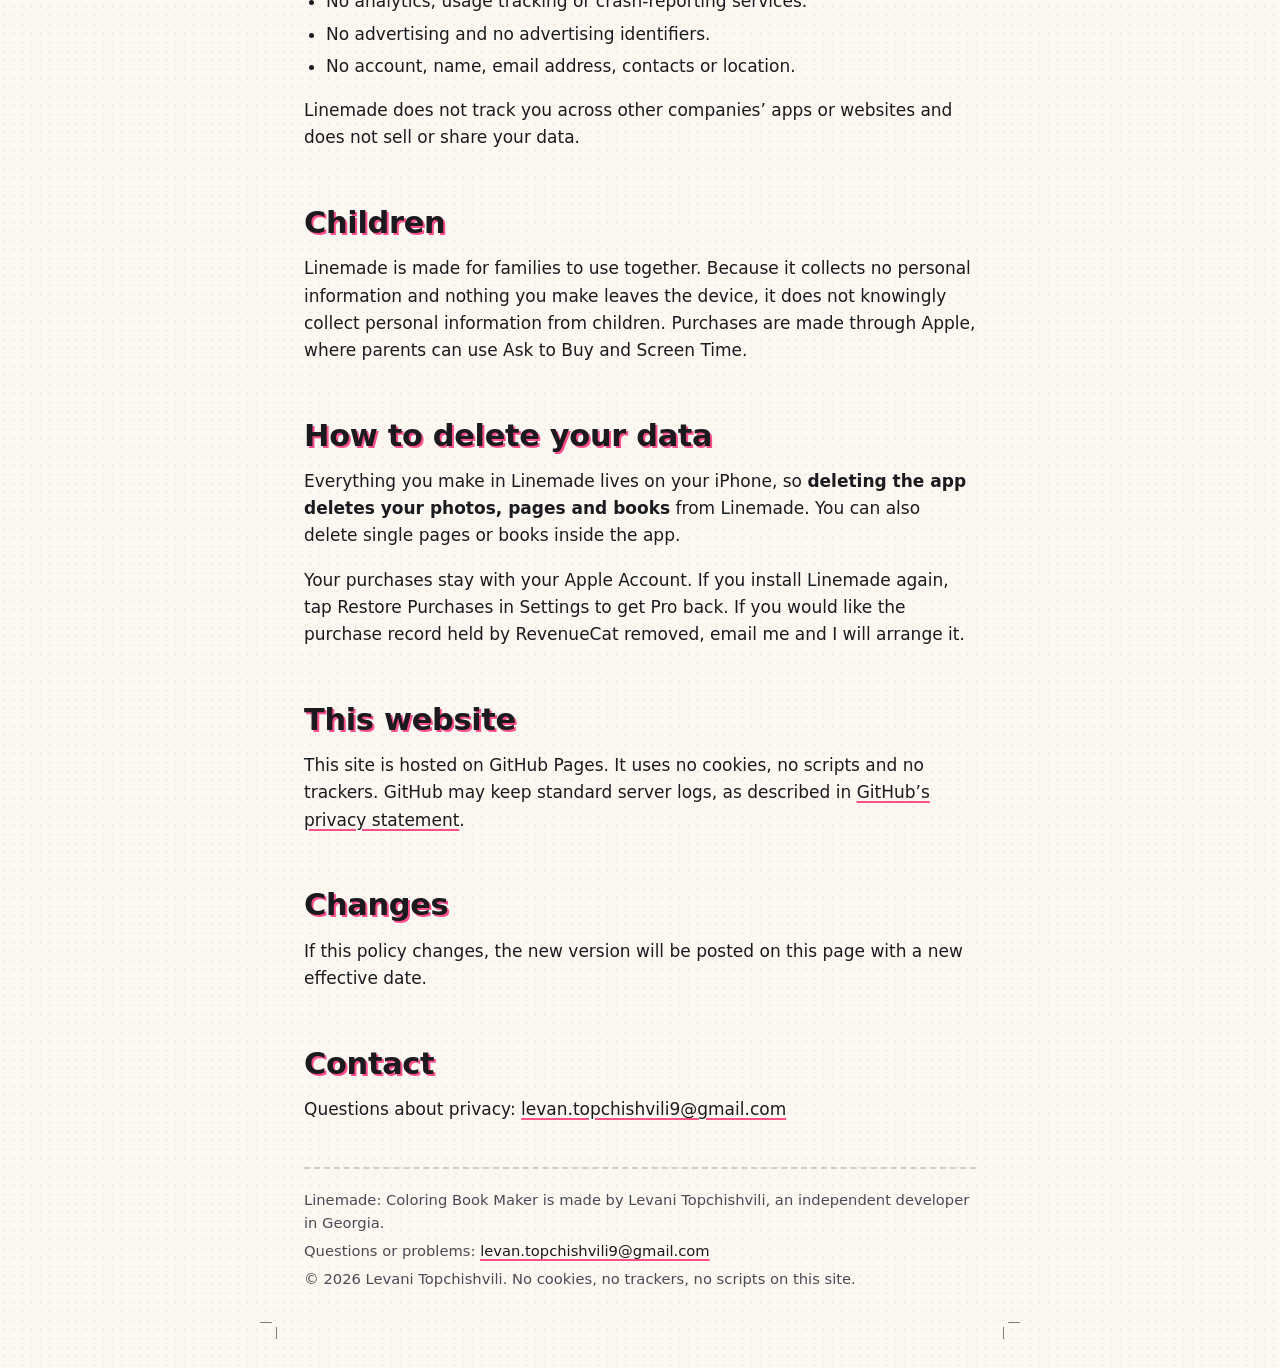
<file: docs/privacy.html>
<!doctype html>
<html lang="en">
<head>
  <meta charset="utf-8">
  <meta name="viewport" content="width=device-width, initial-scale=1">
  <title>Linemade Privacy Policy</title>
  <meta name="description" content="How Linemade: Coloring Book Maker handles your data. Photos stay on your iPhone; only purchase data is processed, through RevenueCat.">
  <meta name="color-scheme" content="light dark">
  <meta name="theme-color" content="#FBF8F1" media="(prefers-color-scheme: light)">
  <meta name="theme-color" content="#141317" media="(prefers-color-scheme: dark)">
  <link rel="icon" type="image/png" href="icon.png">
  <link rel="apple-touch-icon" href="icon.png">
  <link rel="stylesheet" href="style.css?v=4">
</head>
<body>
  <div class="sheet">
    <span class="crop tl" aria-hidden="true"></span><span class="crop tr" aria-hidden="true"></span>
    <span class="crop bl" aria-hidden="true"></span><span class="crop br" aria-hidden="true"></span>
    <header class="top">
      <a class="brand" href="index.html"><img src="icon.png" alt="" width="40" height="40"><span class="wordmark">Linemade</span></a>
      <nav aria-label="Site">
        <ul>
        <li><a href="index.html">Home</a></li>
        <li><a href="help.html">Help</a></li>
        <li><a href="privacy.html" aria-current="page">Privacy</a></li>
        <li><a href="terms.html">Terms</a></li>
        <li><a href="licenses.html">Licenses</a></li>
        </ul>
      </nav>
    </header>
    <main>
      <h1>Privacy Policy</h1>
      <p class="meta">Effective date: 2026-10-03</p>

      <div class="note">
        <p><strong>The short version:</strong> your photos and pages never leave your iPhone. Linemade has no account, no ads and no analytics. The only data it handles is your purchase history and a random app user ID, used through RevenueCat so your Linemade Pro purchase works and can be restored. That data is not linked to your identity and is not used for tracking.</p>
      </div>

      <p>This policy covers the iPhone app Linemade: Coloring Book Maker (&ldquo;Linemade&rdquo; or &ldquo;the app&rdquo;), made by Levani Topchishvili, an independent developer in Georgia (&ldquo;I&rdquo;, &ldquo;me&rdquo;).</p>

      <h2>Photos and pages stay on your device</h2>
      <p>When you choose a photo, take one with the camera or import one from Files, Linemade turns it into line art on your iPhone. Your photos, line drawings, colored pages, name pages and books are processed and stored on the device only. Nothing is uploaded to me or to anyone else.</p>
      <p>The app asks for camera access only if you choose to take a photo, and for permission to add to your photo library only if you choose to save a page to Photos. When you share or print a PDF, it goes only where you send it, such as your printer, Files, or an app you pick.</p>

      <h2>What data is collected</h2>
      <p>Linemade collects only the data needed to sell and restore in-app purchases:</p>
      <table>
        <thead>
          <tr><th scope="col">Data</th><th scope="col">Why</th><th scope="col">Linked to you?</th><th scope="col">Used for tracking?</th></tr>
        </thead>
        <tbody>
          <tr>
            <td><strong>Purchase history</strong> (which Linemade Pro product you bought and whether it is active)</td>
            <td>App functionality: to unlock Pro and restore your purchase</td>
            <td>No</td>
            <td>No</td>
          </tr>
          <tr>
            <td><strong>A random app user ID</strong> created by the app</td>
            <td>App functionality: to match your purchase to the app on your device</td>
            <td>No</td>
            <td>No</td>
          </tr>
        </tbody>
      </table>
      <p>This data is processed by <strong>RevenueCat</strong>, the service Linemade uses to handle in-app purchases. The random ID does not contain your name, email address or Apple Account details. Payments themselves are handled by Apple; I never see your payment details. RevenueCat&rsquo;s own privacy policy is at <a href="https://www.revenuecat.com/privacy/">revenuecat.com/privacy</a>, and Apple&rsquo;s is at <a href="https://www.apple.com/legal/privacy/">apple.com/legal/privacy</a>.</p>

      <h2>What is not collected</h2>
      <ul>
        <li>No photos, pages or books. They never leave your device.</li>
        <li>No analytics, usage tracking or crash-reporting services.</li>
        <li>No advertising and no advertising identifiers.</li>
        <li>No account, name, email address, contacts or location.</li>
      </ul>
      <p>Linemade does not track you across other companies&rsquo; apps or websites and does not sell or share your data.</p>

      <h2>Children</h2>
      <p>Linemade is made for families to use together. Because it collects no personal information and nothing you make leaves the device, it does not knowingly collect personal information from children. Purchases are made through Apple, where parents can use Ask to Buy and Screen Time.</p>

      <h2>How to delete your data</h2>
      <p>Everything you make in Linemade lives on your iPhone, so <strong>deleting the app deletes your photos, pages and books</strong> from Linemade. You can also delete single pages or books inside the app.</p>
      <p>Your purchases stay with your Apple Account. If you install Linemade again, tap Restore Purchases in Settings to get Pro back. If you would like the purchase record held by RevenueCat removed, email me and I will arrange it.</p>

      <h2>This website</h2>
      <p>This site is hosted on GitHub Pages. It uses no cookies, no scripts and no trackers. GitHub may keep standard server logs, as described in <a href="https://docs.github.com/en/site-policy/privacy-policies/github-general-privacy-statement">GitHub&rsquo;s privacy statement</a>.</p>

      <h2>Changes</h2>
      <p>If this policy changes, the new version will be posted on this page with a new effective date.</p>

      <h2>Contact</h2>
      <p>Questions about privacy: <a href="mailto:levan.topchishvili9@gmail.com">levan.topchishvili9@gmail.com</a></p>
    </main>
    <footer>
      <p>Linemade: Coloring Book Maker is made by Levani Topchishvili, an independent developer in Georgia.</p>
      <p>Questions or problems: <a href="mailto:levan.topchishvili9@gmail.com">levan.topchishvili9@gmail.com</a></p>
      <p>&copy; 2026 Levani Topchishvili. No cookies, no trackers, no scripts on this site.</p>
    </footer>
  </div>
</body>
</html>
</file>
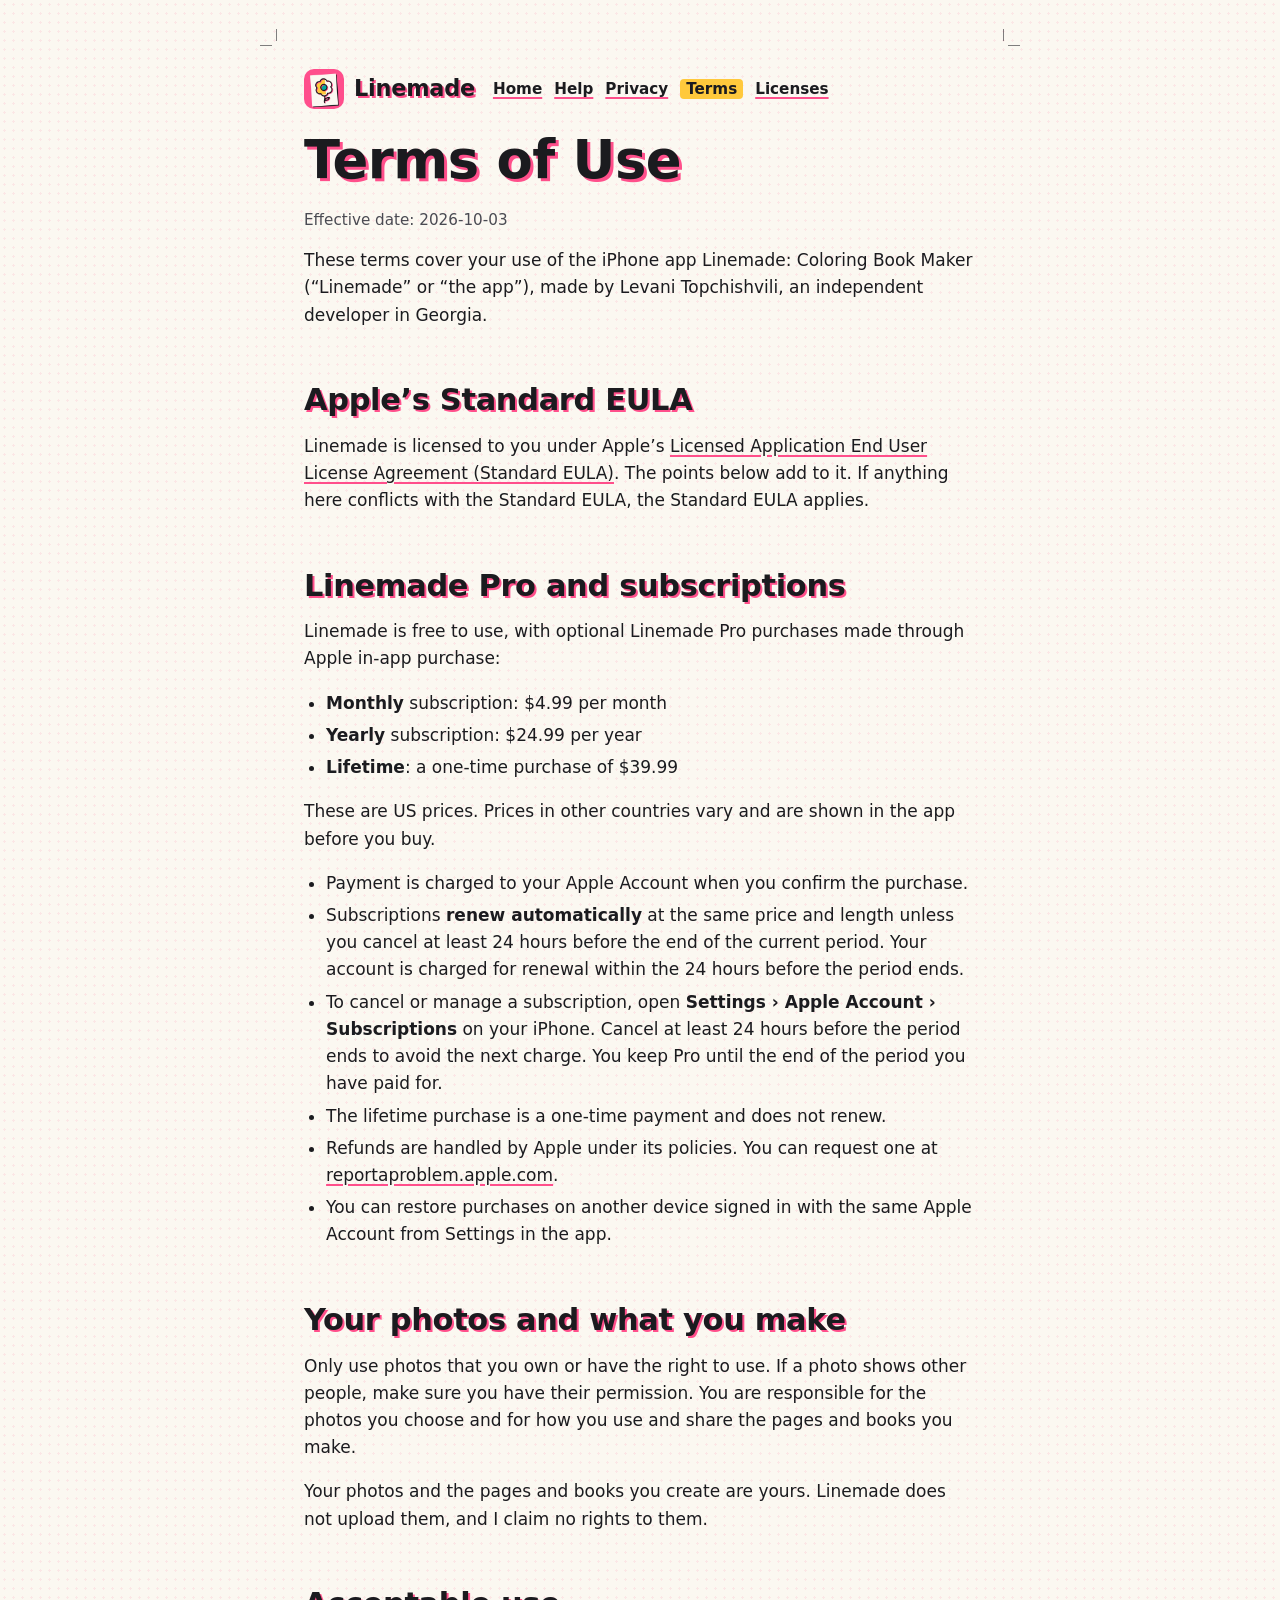
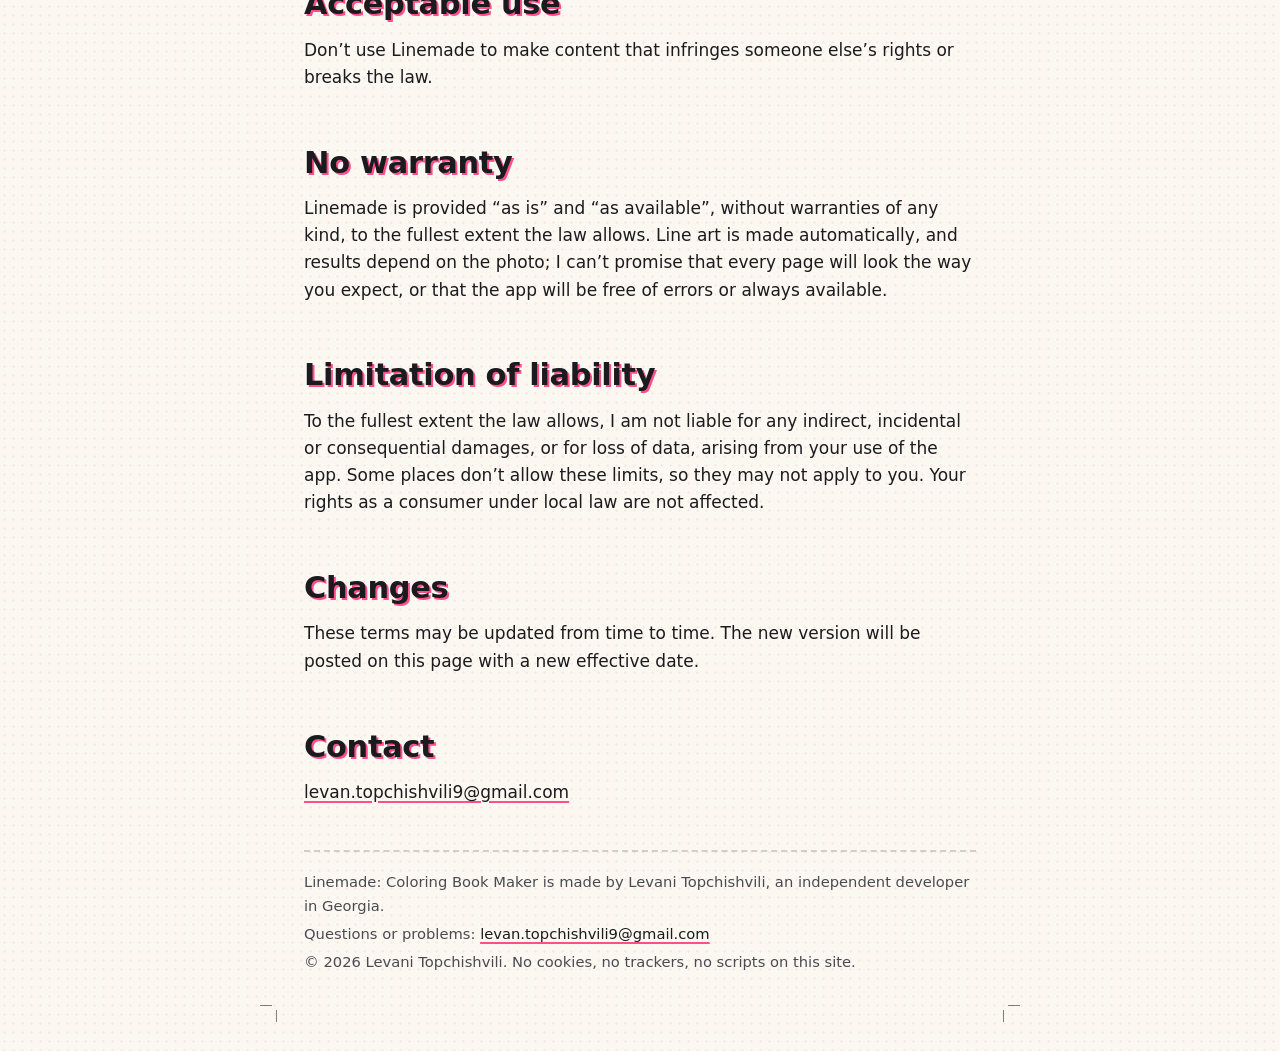
<file: docs/terms.html>
<!doctype html>
<html lang="en">
<head>
  <meta charset="utf-8">
  <meta name="viewport" content="width=device-width, initial-scale=1">
  <title>Linemade Terms of Use</title>
  <meta name="description" content="Terms of use for Linemade: Coloring Book Maker, including subscription and in-app purchase terms.">
  <meta name="color-scheme" content="light dark">
  <meta name="theme-color" content="#FBF8F1" media="(prefers-color-scheme: light)">
  <meta name="theme-color" content="#141317" media="(prefers-color-scheme: dark)">
  <link rel="icon" type="image/png" href="icon.png">
  <link rel="apple-touch-icon" href="icon.png">
  <link rel="stylesheet" href="style.css?v=4">
</head>
<body>
  <div class="sheet">
    <span class="crop tl" aria-hidden="true"></span><span class="crop tr" aria-hidden="true"></span>
    <span class="crop bl" aria-hidden="true"></span><span class="crop br" aria-hidden="true"></span>
    <header class="top">
      <a class="brand" href="index.html"><img src="icon.png" alt="" width="40" height="40"><span class="wordmark">Linemade</span></a>
      <nav aria-label="Site">
        <ul>
        <li><a href="index.html">Home</a></li>
        <li><a href="help.html">Help</a></li>
        <li><a href="privacy.html">Privacy</a></li>
        <li><a href="terms.html" aria-current="page">Terms</a></li>
        <li><a href="licenses.html">Licenses</a></li>
        </ul>
      </nav>
    </header>
    <main>
      <h1>Terms of Use</h1>
      <p class="meta">Effective date: 2026-10-03</p>

      <p>These terms cover your use of the iPhone app Linemade: Coloring Book Maker (&ldquo;Linemade&rdquo; or &ldquo;the app&rdquo;), made by Levani Topchishvili, an independent developer in Georgia.</p>

      <h2>Apple&rsquo;s Standard EULA</h2>
      <p>Linemade is licensed to you under Apple&rsquo;s <a href="https://www.apple.com/legal/internet-services/itunes/dev/stdeula/">Licensed Application End User License Agreement (Standard EULA)</a>. The points below add to it. If anything here conflicts with the Standard EULA, the Standard EULA applies.</p>

      <h2>Linemade Pro and subscriptions</h2>
      <p>Linemade is free to use, with optional Linemade Pro purchases made through Apple in-app purchase:</p>
      <ul>
        <li><strong>Monthly</strong> subscription: $4.99 per month</li>
        <li><strong>Yearly</strong> subscription: $24.99 per year</li>
        <li><strong>Lifetime</strong>: a one-time purchase of $39.99</li>
      </ul>
      <p>These are US prices. Prices in other countries vary and are shown in the app before you buy.</p>
      <ul>
        <li>Payment is charged to your Apple Account when you confirm the purchase.</li>
        <li>Subscriptions <strong>renew automatically</strong> at the same price and length unless you cancel at least 24 hours before the end of the current period. Your account is charged for renewal within the 24 hours before the period ends.</li>
        <li>To cancel or manage a subscription, open <strong>Settings &rsaquo; Apple Account &rsaquo; Subscriptions</strong> on your iPhone. Cancel at least 24 hours before the period ends to avoid the next charge. You keep Pro until the end of the period you have paid for.</li>
        <li>The lifetime purchase is a one-time payment and does not renew.</li>
        <li>Refunds are handled by Apple under its policies. You can request one at <a href="https://reportaproblem.apple.com/">reportaproblem.apple.com</a>.</li>
        <li>You can restore purchases on another device signed in with the same Apple Account from Settings in the app.</li>
      </ul>

      <h2>Your photos and what you make</h2>
      <p>Only use photos that you own or have the right to use. If a photo shows other people, make sure you have their permission. You are responsible for the photos you choose and for how you use and share the pages and books you make.</p>
      <p>Your photos and the pages and books you create are yours. Linemade does not upload them, and I claim no rights to them.</p>

      <h2>Acceptable use</h2>
      <p>Don&rsquo;t use Linemade to make content that infringes someone else&rsquo;s rights or breaks the law.</p>

      <h2>No warranty</h2>
      <p>Linemade is provided &ldquo;as is&rdquo; and &ldquo;as available&rdquo;, without warranties of any kind, to the fullest extent the law allows. Line art is made automatically, and results depend on the photo; I can&rsquo;t promise that every page will look the way you expect, or that the app will be free of errors or always available.</p>

      <h2>Limitation of liability</h2>
      <p>To the fullest extent the law allows, I am not liable for any indirect, incidental or consequential damages, or for loss of data, arising from your use of the app. Some places don&rsquo;t allow these limits, so they may not apply to you. Your rights as a consumer under local law are not affected.</p>

      <h2>Changes</h2>
      <p>These terms may be updated from time to time. The new version will be posted on this page with a new effective date.</p>

      <h2>Contact</h2>
      <p><a href="mailto:levan.topchishvili9@gmail.com">levan.topchishvili9@gmail.com</a></p>
    </main>
    <footer>
      <p>Linemade: Coloring Book Maker is made by Levani Topchishvili, an independent developer in Georgia.</p>
      <p>Questions or problems: <a href="mailto:levan.topchishvili9@gmail.com">levan.topchishvili9@gmail.com</a></p>
      <p>&copy; 2026 Levani Topchishvili. No cookies, no trackers, no scripts on this site.</p>
    </footer>
  </div>
</body>
</html>
</file>
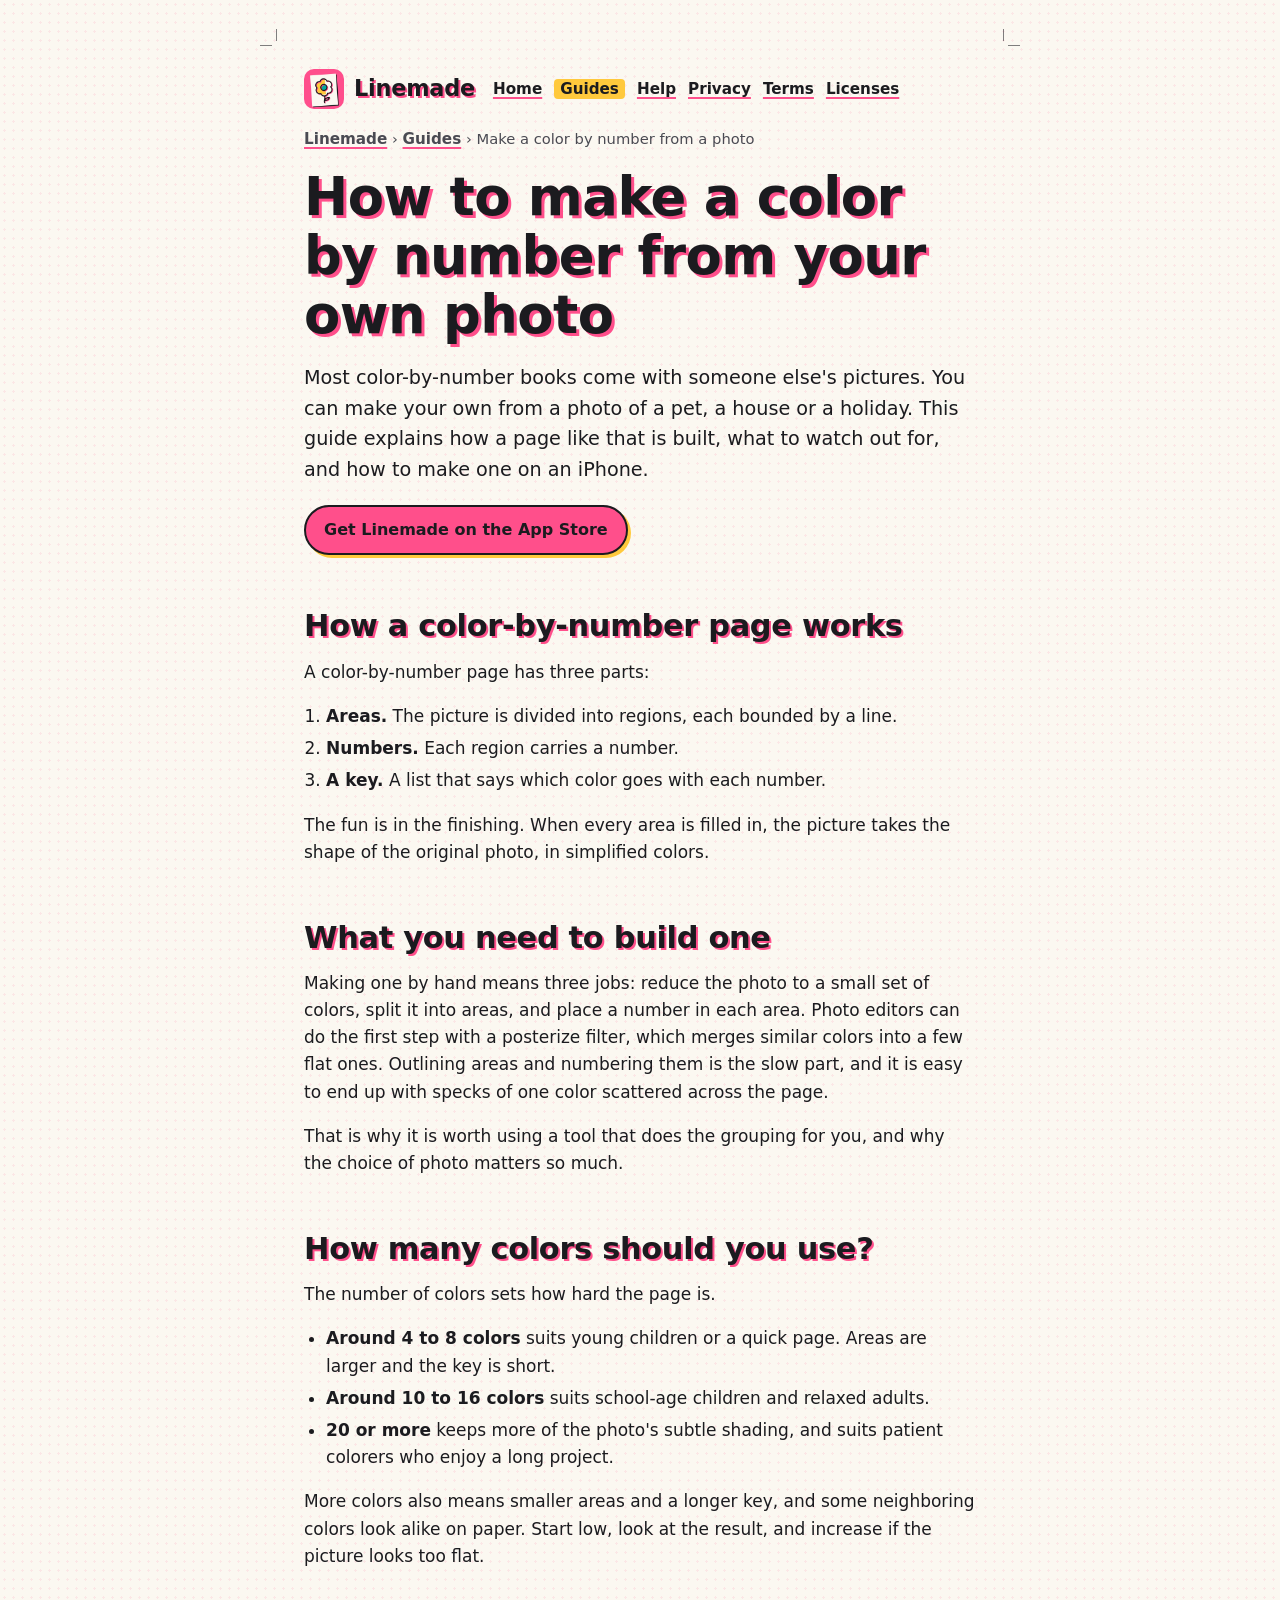
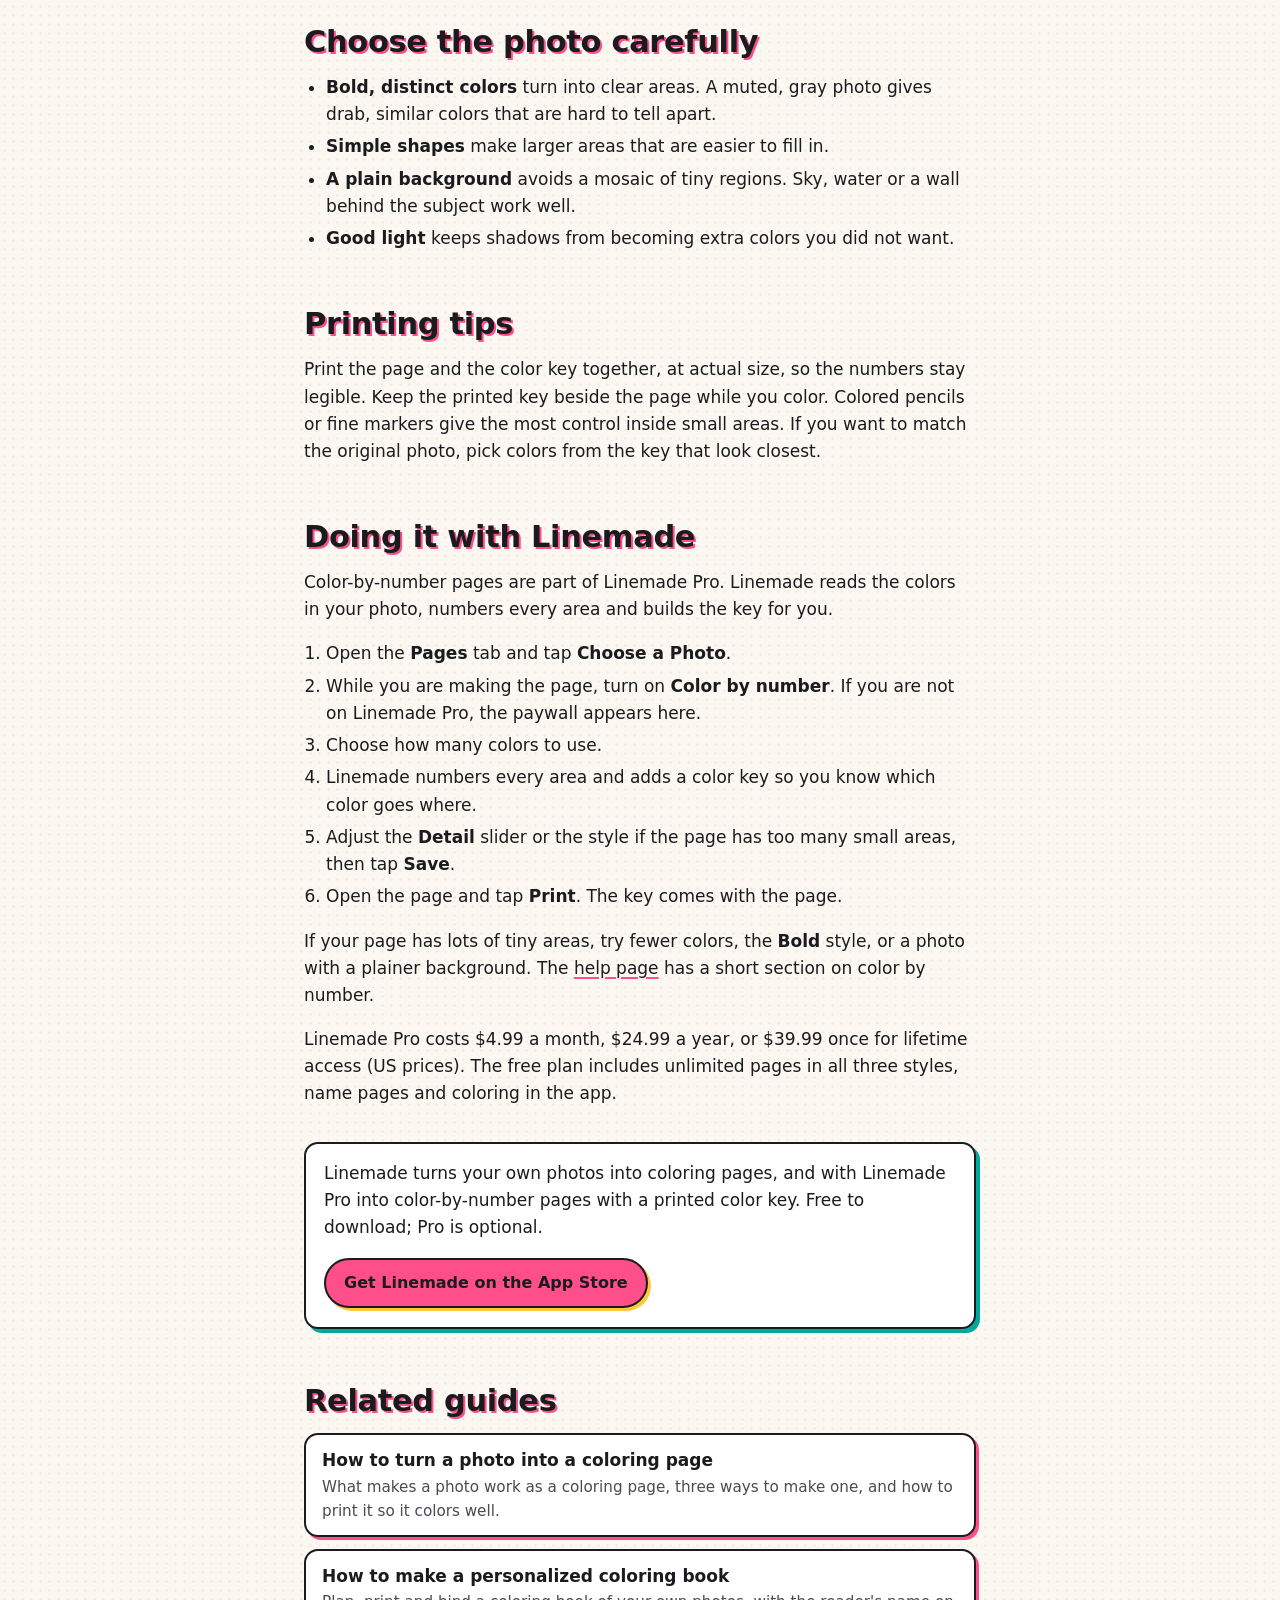
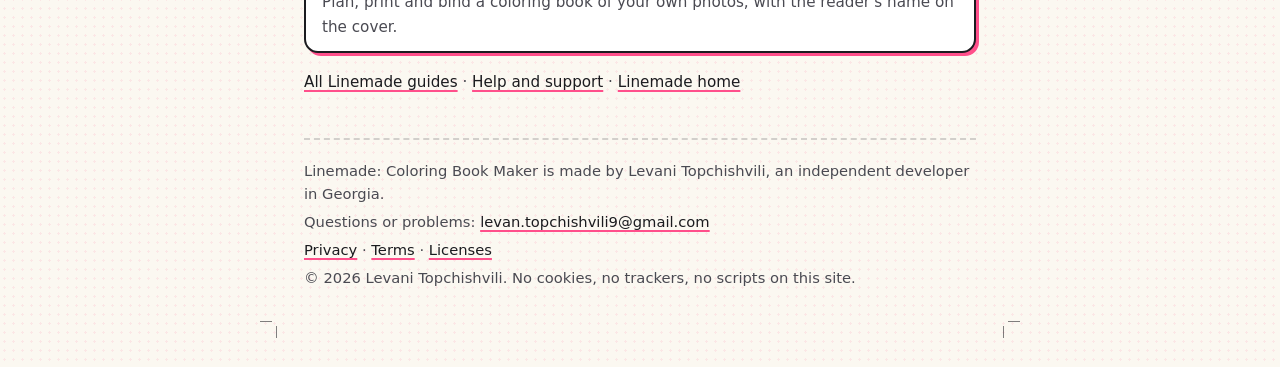
<file: docs/guides/how-to-make-a-color-by-number-from-a-photo.html>
<!doctype html>
<html lang="en">
<head>
<meta charset="utf-8">
<meta name="viewport" content="width=device-width, initial-scale=1">
<title>How to Make a Color by Number From Your Own Photo – Linemade</title>
<meta name="description" content="Make your own color by number page from a photo: how the numbered areas and color key work, how many colors to use, and how to do it on iPhone with Linemade.">
<link rel="canonical" href="https://levan2002.github.io/linemade/guides/how-to-make-a-color-by-number-from-a-photo.html">
<meta property="og:type" content="article">
<meta property="og:title" content="How to Make a Color by Number From Your Own Photo – Linemade">
<meta property="og:description" content="Make your own color by number page from a photo: how the numbered areas and color key work, how many colors to use, and how to do it on iPhone with Linemade.">
<meta property="og:url" content="https://levan2002.github.io/linemade/guides/how-to-make-a-color-by-number-from-a-photo.html">
<meta property="og:site_name" content="Linemade">
<meta name="twitter:card" content="summary">
<meta name="apple-itunes-app" content="app-id=6818808226">
<meta name="color-scheme" content="light dark">
<meta name="theme-color" content="#FBF8F1" media="(prefers-color-scheme: light)">
<meta name="theme-color" content="#141317" media="(prefers-color-scheme: dark)">
<link rel="icon" type="image/png" href="../icon.png">
<link rel="apple-touch-icon" href="../icon.png">
<link rel="stylesheet" href="../style.css?v=5">
<script type="application/ld+json">
{
  "@context": "https://schema.org",
  "@type": "Article",
  "headline": "How to make a color by number from your own photo",
  "description": "Make your own color by number page from a photo: how the numbered areas and color key work, how many colors to use, and how to do it on iPhone with Linemade.",
  "author": {
    "@type": "Person",
    "name": "Levani Topchishvili"
  },
  "publisher": {
    "@type": "Person",
    "name": "Levani Topchishvili"
  },
  "datePublished": "2026-10-05",
  "dateModified": "2026-10-05",
  "mainEntityOfPage": "https://levan2002.github.io/linemade/guides/how-to-make-a-color-by-number-from-a-photo.html"
}
</script>
<script type="application/ld+json">
{
  "@context": "https://schema.org",
  "@type": "BreadcrumbList",
  "itemListElement": [
    {
      "@type": "ListItem",
      "position": 1,
      "name": "Linemade",
      "item": "https://levan2002.github.io/linemade/"
    },
    {
      "@type": "ListItem",
      "position": 2,
      "name": "Guides",
      "item": "https://levan2002.github.io/linemade/guides/"
    },
    {
      "@type": "ListItem",
      "position": 3,
      "name": "How to make a color by number from your own photo",
      "item": "https://levan2002.github.io/linemade/guides/how-to-make-a-color-by-number-from-a-photo.html"
    }
  ]
}
</script>
</head>
<body>
  <div class="sheet">
    <span class="crop tl" aria-hidden="true"></span><span class="crop tr" aria-hidden="true"></span>
    <span class="crop bl" aria-hidden="true"></span><span class="crop br" aria-hidden="true"></span>
    <header class="top">
      <a class="brand" href="../index.html"><img src="../icon.png" alt="" width="40" height="40"><span class="wordmark">Linemade</span></a>
      <nav aria-label="Site">
        <ul>
        <li><a href="../index.html">Home</a></li>
        <li><a href="index.html" aria-current="page">Guides</a></li>
        <li><a href="../help.html">Help</a></li>
        <li><a href="../privacy.html">Privacy</a></li>
        <li><a href="../terms.html">Terms</a></li>
        <li><a href="../licenses.html">Licenses</a></li>
        </ul>
      </nav>
    </header>
    <main class="guide">
<nav class="crumbs" aria-label="Breadcrumb"><a href="../">Linemade</a> <span aria-hidden="true">›</span> <a href="./">Guides</a> <span aria-hidden="true">›</span> <span>Make a color by number from a photo</span></nav>
<h1>How to make a color by number from your own photo</h1>
<p class="lede">Most color-by-number books come with someone else's pictures. You can make your own from a photo of a pet, a house or a holiday. This guide explains how a page like that is built, what to watch out for, and how to make one on an iPhone.</p>
<p class="cta cta-top"><a class="cta-btn" href="https://apps.apple.com/app/id6818808226">Get Linemade on the App Store</a></p>
<h2>How a color-by-number page works</h2>
<p>A color-by-number page has three parts:</p>
<ol>
<li><strong>Areas.</strong> The picture is divided into regions, each bounded by a line.</li>
<li><strong>Numbers.</strong> Each region carries a number.</li>
<li><strong>A key.</strong> A list that says which color goes with each number.</li>
</ol>
<p>The fun is in the finishing. When every area is filled in, the picture takes the shape of the original photo, in simplified colors.</p>
<h2>What you need to build one</h2>
<p>Making one by hand means three jobs: reduce the photo to a small set of colors, split it into areas, and place a number in each area. Photo editors can do the first step with a posterize filter, which merges similar colors into a few flat ones. Outlining areas and numbering them is the slow part, and it is easy to end up with specks of one color scattered across the page.</p>
<p>That is why it is worth using a tool that does the grouping for you, and why the choice of photo matters so much.</p>
<h2>How many colors should you use?</h2>
<p>The number of colors sets how hard the page is.</p>
<ul>
<li><strong>Around 4 to 8 colors</strong> suits young children or a quick page. Areas are larger and the key is short.</li>
<li><strong>Around 10 to 16 colors</strong> suits school-age children and relaxed adults.</li>
<li><strong>20 or more</strong> keeps more of the photo's subtle shading, and suits patient colorers who enjoy a long project.</li>
</ul>
<p>More colors also means smaller areas and a longer key, and some neighboring colors look alike on paper. Start low, look at the result, and increase if the picture looks too flat.</p>
<h2>Choose the photo carefully</h2>
<ul>
<li><strong>Bold, distinct colors</strong> turn into clear areas. A muted, gray photo gives drab, similar colors that are hard to tell apart.</li>
<li><strong>Simple shapes</strong> make larger areas that are easier to fill in.</li>
<li><strong>A plain background</strong> avoids a mosaic of tiny regions. Sky, water or a wall behind the subject work well.</li>
<li><strong>Good light</strong> keeps shadows from becoming extra colors you did not want.</li>
</ul>
<h2>Printing tips</h2>
<p>Print the page and the color key together, at actual size, so the numbers stay legible. Keep the printed key beside the page while you color. Colored pencils or fine markers give the most control inside small areas. If you want to match the original photo, pick colors from the key that look closest.</p>
<h2>Doing it with Linemade</h2>
<p>Color-by-number pages are part of Linemade Pro. Linemade reads the colors in your photo, numbers every area and builds the key for you.</p>
<ol>
<li>Open the <strong>Pages</strong> tab and tap <strong>Choose a Photo</strong>.</li>
<li>While you are making the page, turn on <strong>Color by number</strong>. If you are not on Linemade Pro, the paywall appears here.</li>
<li>Choose how many colors to use.</li>
<li>Linemade numbers every area and adds a color key so you know which color goes where.</li>
<li>Adjust the <strong>Detail</strong> slider or the style if the page has too many small areas, then tap <strong>Save</strong>.</li>
<li>Open the page and tap <strong>Print</strong>. The key comes with the page.</li>
</ol>
<p>If your page has lots of tiny areas, try fewer colors, the <strong>Bold</strong> style, or a photo with a plainer background. The <a href="../help.html#color-by-number">help page</a> has a short section on color by number.</p>
<p>Linemade Pro costs $4.99 a month, $24.99 a year, or $39.99 once for lifetime access (US prices). The free plan includes unlimited pages in all three styles, name pages and coloring in the app.</p>
<div class="guide-end">
<p>Linemade turns your own photos into coloring pages, and with Linemade Pro into color-by-number pages with a printed color key. Free to download; Pro is optional.</p>
<p class="cta"><a class="cta-btn" href="https://apps.apple.com/app/id6818808226">Get Linemade on the App Store</a></p>
</div>
<h2>Related guides</h2>
<ul class="guide-list">
<li><a href="how-to-turn-a-photo-into-a-coloring-page.html"><strong>How to turn a photo into a coloring page</strong><span>What makes a photo work as a coloring page, three ways to make one, and how to print it so it colors well.</span></a></li>
<li><a href="how-to-make-a-personalized-coloring-book.html"><strong>How to make a personalized coloring book</strong><span>Plan, print and bind a coloring book of your own photos, with the reader&#x27;s name on the cover.</span></a></li>
</ul>
<p class="guide-more"><a href="./">All Linemade guides</a> · <a href="../help.html">Help and support</a> · <a href="../">Linemade home</a></p>
    </main>
    <footer>
      <p>Linemade: Coloring Book Maker is made by Levani Topchishvili, an independent developer in Georgia.</p>
      <p>Questions or problems: <a href="mailto:levan.topchishvili9@gmail.com">levan.topchishvili9@gmail.com</a></p>
      <p><a href="../privacy.html">Privacy</a> &middot; <a href="../terms.html">Terms</a> &middot; <a href="../licenses.html">Licenses</a></p>
      <p>&copy; 2026 Levani Topchishvili. No cookies, no trackers, no scripts on this site.</p>
    </footer>
  </div>
</body>
</html>
</file>
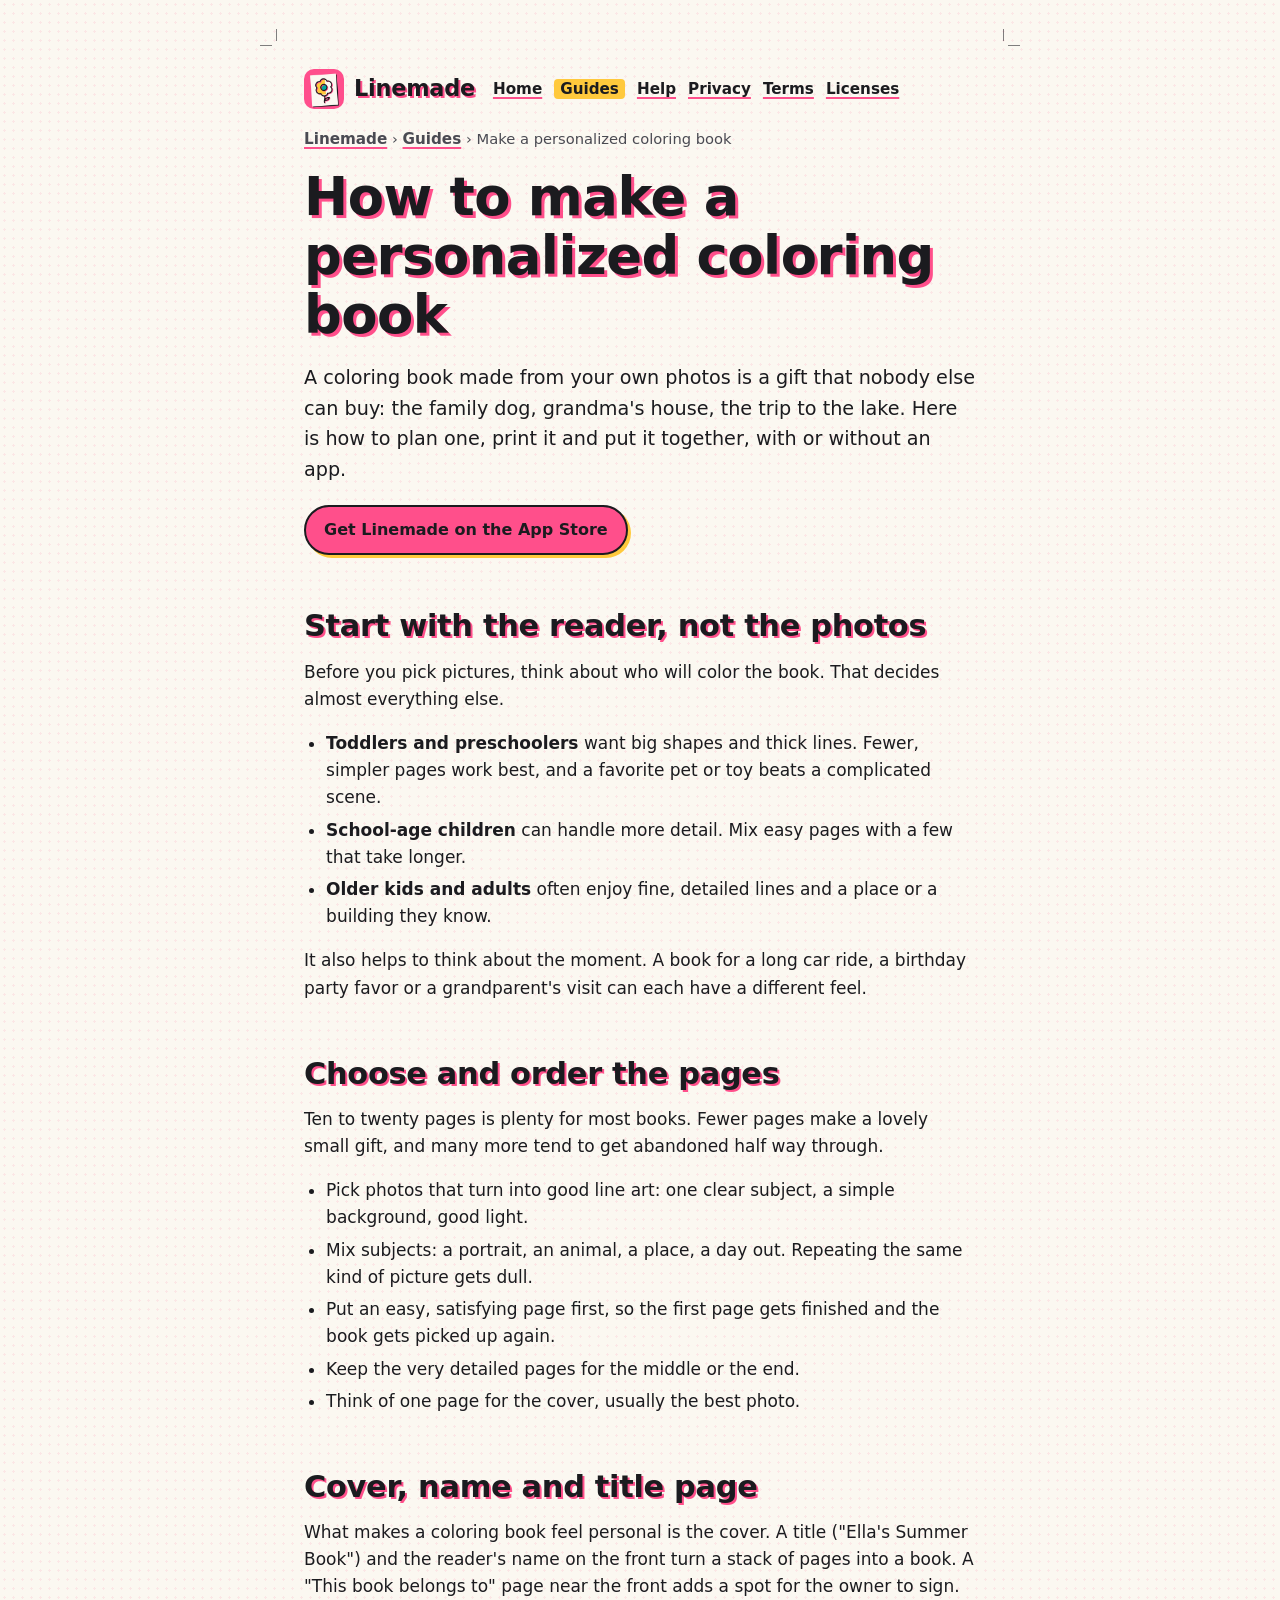
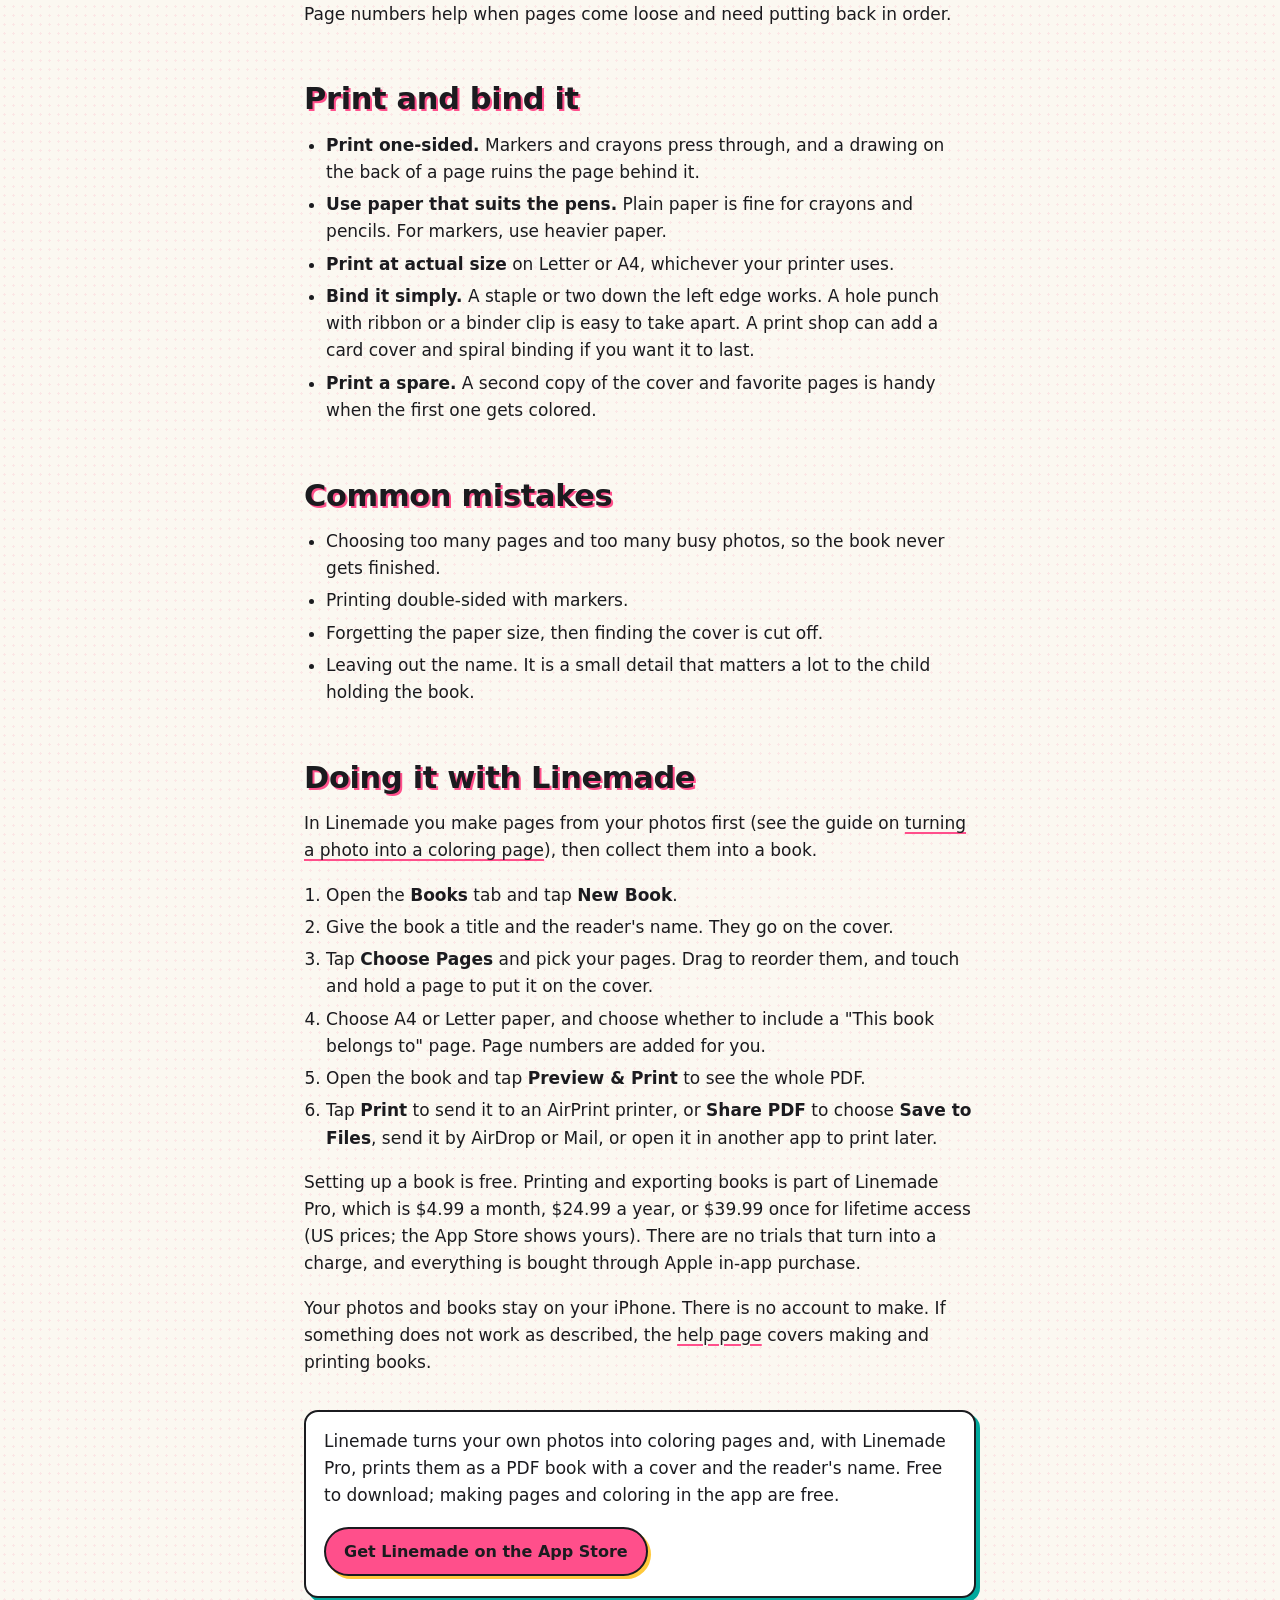
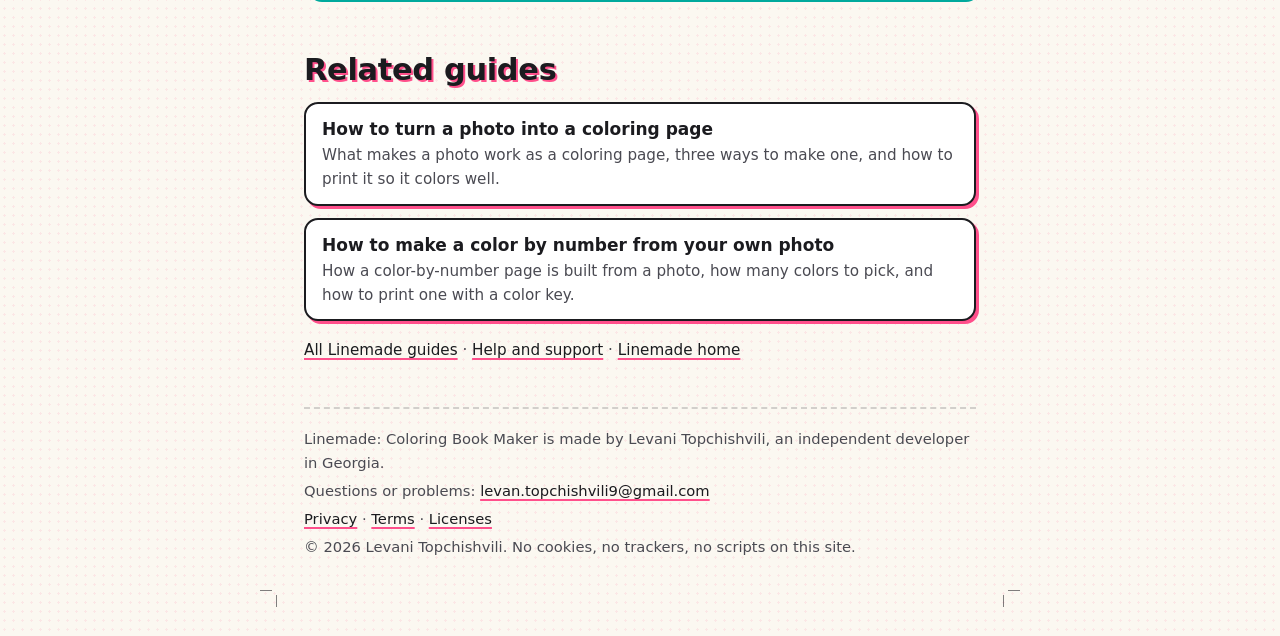
<file: docs/guides/how-to-make-a-personalized-coloring-book.html>
<!doctype html>
<html lang="en">
<head>
<meta charset="utf-8">
<meta name="viewport" content="width=device-width, initial-scale=1">
<title>How to Make a Personalized Coloring Book From Photos – Linemade</title>
<meta name="description" content="Make a personalized coloring book from your own photos: plan the pages, add a name to the cover, print it and bind it. Includes a step-by-step for iPhone.">
<link rel="canonical" href="https://levan2002.github.io/linemade/guides/how-to-make-a-personalized-coloring-book.html">
<meta property="og:type" content="article">
<meta property="og:title" content="How to Make a Personalized Coloring Book From Photos – Linemade">
<meta property="og:description" content="Make a personalized coloring book from your own photos: plan the pages, add a name to the cover, print it and bind it. Includes a step-by-step for iPhone.">
<meta property="og:url" content="https://levan2002.github.io/linemade/guides/how-to-make-a-personalized-coloring-book.html">
<meta property="og:site_name" content="Linemade">
<meta name="twitter:card" content="summary">
<meta name="apple-itunes-app" content="app-id=6818808226">
<meta name="color-scheme" content="light dark">
<meta name="theme-color" content="#FBF8F1" media="(prefers-color-scheme: light)">
<meta name="theme-color" content="#141317" media="(prefers-color-scheme: dark)">
<link rel="icon" type="image/png" href="../icon.png">
<link rel="apple-touch-icon" href="../icon.png">
<link rel="stylesheet" href="../style.css?v=5">
<script type="application/ld+json">
{
  "@context": "https://schema.org",
  "@type": "Article",
  "headline": "How to make a personalized coloring book",
  "description": "Make a personalized coloring book from your own photos: plan the pages, add a name to the cover, print it and bind it. Includes a step-by-step for iPhone.",
  "author": {
    "@type": "Person",
    "name": "Levani Topchishvili"
  },
  "publisher": {
    "@type": "Person",
    "name": "Levani Topchishvili"
  },
  "datePublished": "2026-10-05",
  "dateModified": "2026-10-05",
  "mainEntityOfPage": "https://levan2002.github.io/linemade/guides/how-to-make-a-personalized-coloring-book.html"
}
</script>
<script type="application/ld+json">
{
  "@context": "https://schema.org",
  "@type": "BreadcrumbList",
  "itemListElement": [
    {
      "@type": "ListItem",
      "position": 1,
      "name": "Linemade",
      "item": "https://levan2002.github.io/linemade/"
    },
    {
      "@type": "ListItem",
      "position": 2,
      "name": "Guides",
      "item": "https://levan2002.github.io/linemade/guides/"
    },
    {
      "@type": "ListItem",
      "position": 3,
      "name": "How to make a personalized coloring book",
      "item": "https://levan2002.github.io/linemade/guides/how-to-make-a-personalized-coloring-book.html"
    }
  ]
}
</script>
</head>
<body>
  <div class="sheet">
    <span class="crop tl" aria-hidden="true"></span><span class="crop tr" aria-hidden="true"></span>
    <span class="crop bl" aria-hidden="true"></span><span class="crop br" aria-hidden="true"></span>
    <header class="top">
      <a class="brand" href="../index.html"><img src="../icon.png" alt="" width="40" height="40"><span class="wordmark">Linemade</span></a>
      <nav aria-label="Site">
        <ul>
        <li><a href="../index.html">Home</a></li>
        <li><a href="index.html" aria-current="page">Guides</a></li>
        <li><a href="../help.html">Help</a></li>
        <li><a href="../privacy.html">Privacy</a></li>
        <li><a href="../terms.html">Terms</a></li>
        <li><a href="../licenses.html">Licenses</a></li>
        </ul>
      </nav>
    </header>
    <main class="guide">
<nav class="crumbs" aria-label="Breadcrumb"><a href="../">Linemade</a> <span aria-hidden="true">›</span> <a href="./">Guides</a> <span aria-hidden="true">›</span> <span>Make a personalized coloring book</span></nav>
<h1>How to make a personalized coloring book</h1>
<p class="lede">A coloring book made from your own photos is a gift that nobody else can buy: the family dog, grandma's house, the trip to the lake. Here is how to plan one, print it and put it together, with or without an app.</p>
<p class="cta cta-top"><a class="cta-btn" href="https://apps.apple.com/app/id6818808226">Get Linemade on the App Store</a></p>
<h2>Start with the reader, not the photos</h2>
<p>Before you pick pictures, think about who will color the book. That decides almost everything else.</p>
<ul>
<li><strong>Toddlers and preschoolers</strong> want big shapes and thick lines. Fewer, simpler pages work best, and a favorite pet or toy beats a complicated scene.</li>
<li><strong>School-age children</strong> can handle more detail. Mix easy pages with a few that take longer.</li>
<li><strong>Older kids and adults</strong> often enjoy fine, detailed lines and a place or a building they know.</li>
</ul>
<p>It also helps to think about the moment. A book for a long car ride, a birthday party favor or a grandparent's visit can each have a different feel.</p>
<h2>Choose and order the pages</h2>
<p>Ten to twenty pages is plenty for most books. Fewer pages make a lovely small gift, and many more tend to get abandoned half way through.</p>
<ul>
<li>Pick photos that turn into good line art: one clear subject, a simple background, good light.</li>
<li>Mix subjects: a portrait, an animal, a place, a day out. Repeating the same kind of picture gets dull.</li>
<li>Put an easy, satisfying page first, so the first page gets finished and the book gets picked up again.</li>
<li>Keep the very detailed pages for the middle or the end.</li>
<li>Think of one page for the cover, usually the best photo.</li>
</ul>
<h2>Cover, name and title page</h2>
<p>What makes a coloring book feel personal is the cover. A title ("Ella's Summer Book") and the reader's name on the front turn a stack of pages into a book. A "This book belongs to" page near the front adds a spot for the owner to sign. Page numbers help when pages come loose and need putting back in order.</p>
<h2>Print and bind it</h2>
<ul>
<li><strong>Print one-sided.</strong> Markers and crayons press through, and a drawing on the back of a page ruins the page behind it.</li>
<li><strong>Use paper that suits the pens.</strong> Plain paper is fine for crayons and pencils. For markers, use heavier paper.</li>
<li><strong>Print at actual size</strong> on Letter or A4, whichever your printer uses.</li>
<li><strong>Bind it simply.</strong> A staple or two down the left edge works. A hole punch with ribbon or a binder clip is easy to take apart. A print shop can add a card cover and spiral binding if you want it to last.</li>
<li><strong>Print a spare.</strong> A second copy of the cover and favorite pages is handy when the first one gets colored.</li>
</ul>
<h2>Common mistakes</h2>
<ul>
<li>Choosing too many pages and too many busy photos, so the book never gets finished.</li>
<li>Printing double-sided with markers.</li>
<li>Forgetting the paper size, then finding the cover is cut off.</li>
<li>Leaving out the name. It is a small detail that matters a lot to the child holding the book.</li>
</ul>
<h2>Doing it with Linemade</h2>
<p>In Linemade you make pages from your photos first (see the guide on <a href="how-to-turn-a-photo-into-a-coloring-page.html">turning a photo into a coloring page</a>), then collect them into a book.</p>
<ol>
<li>Open the <strong>Books</strong> tab and tap <strong>New Book</strong>.</li>
<li>Give the book a title and the reader's name. They go on the cover.</li>
<li>Tap <strong>Choose Pages</strong> and pick your pages. Drag to reorder them, and touch and hold a page to put it on the cover.</li>
<li>Choose A4 or Letter paper, and choose whether to include a "This book belongs to" page. Page numbers are added for you.</li>
<li>Open the book and tap <strong>Preview &amp; Print</strong> to see the whole PDF.</li>
<li>Tap <strong>Print</strong> to send it to an AirPrint printer, or <strong>Share PDF</strong> to choose <strong>Save to Files</strong>, send it by AirDrop or Mail, or open it in another app to print later.</li>
</ol>
<p>Setting up a book is free. Printing and exporting books is part of Linemade Pro, which is $4.99 a month, $24.99 a year, or $39.99 once for lifetime access (US prices; the App Store shows yours). There are no trials that turn into a charge, and everything is bought through Apple in-app purchase.</p>
<p>Your photos and books stay on your iPhone. There is no account to make. If something does not work as described, the <a href="../help.html#make-book">help page</a> covers making and printing books.</p>
<div class="guide-end">
<p>Linemade turns your own photos into coloring pages and, with Linemade Pro, prints them as a PDF book with a cover and the reader's name. Free to download; making pages and coloring in the app are free.</p>
<p class="cta"><a class="cta-btn" href="https://apps.apple.com/app/id6818808226">Get Linemade on the App Store</a></p>
</div>
<h2>Related guides</h2>
<ul class="guide-list">
<li><a href="how-to-turn-a-photo-into-a-coloring-page.html"><strong>How to turn a photo into a coloring page</strong><span>What makes a photo work as a coloring page, three ways to make one, and how to print it so it colors well.</span></a></li>
<li><a href="how-to-make-a-color-by-number-from-a-photo.html"><strong>How to make a color by number from your own photo</strong><span>How a color-by-number page is built from a photo, how many colors to pick, and how to print one with a color key.</span></a></li>
</ul>
<p class="guide-more"><a href="./">All Linemade guides</a> · <a href="../help.html">Help and support</a> · <a href="../">Linemade home</a></p>
    </main>
    <footer>
      <p>Linemade: Coloring Book Maker is made by Levani Topchishvili, an independent developer in Georgia.</p>
      <p>Questions or problems: <a href="mailto:levan.topchishvili9@gmail.com">levan.topchishvili9@gmail.com</a></p>
      <p><a href="../privacy.html">Privacy</a> &middot; <a href="../terms.html">Terms</a> &middot; <a href="../licenses.html">Licenses</a></p>
      <p>&copy; 2026 Levani Topchishvili. No cookies, no trackers, no scripts on this site.</p>
    </footer>
  </div>
</body>
</html>
</file>
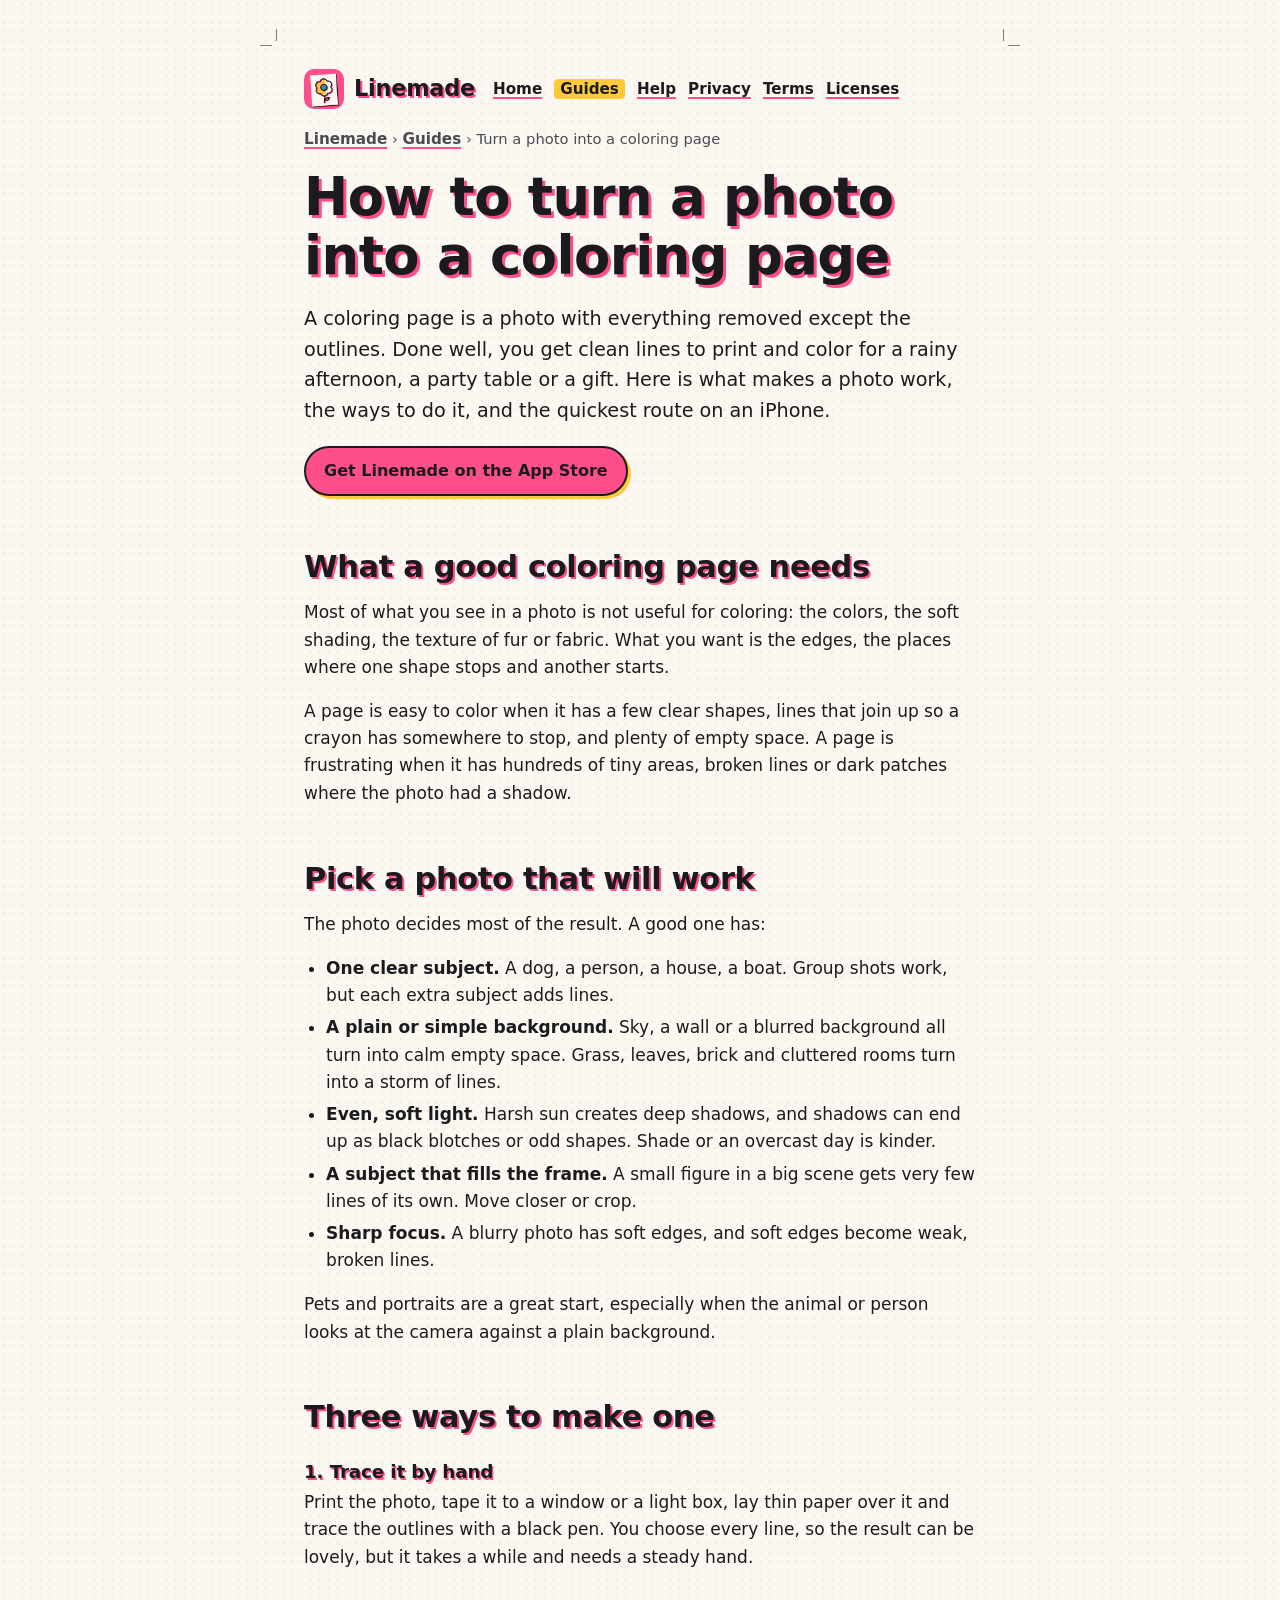
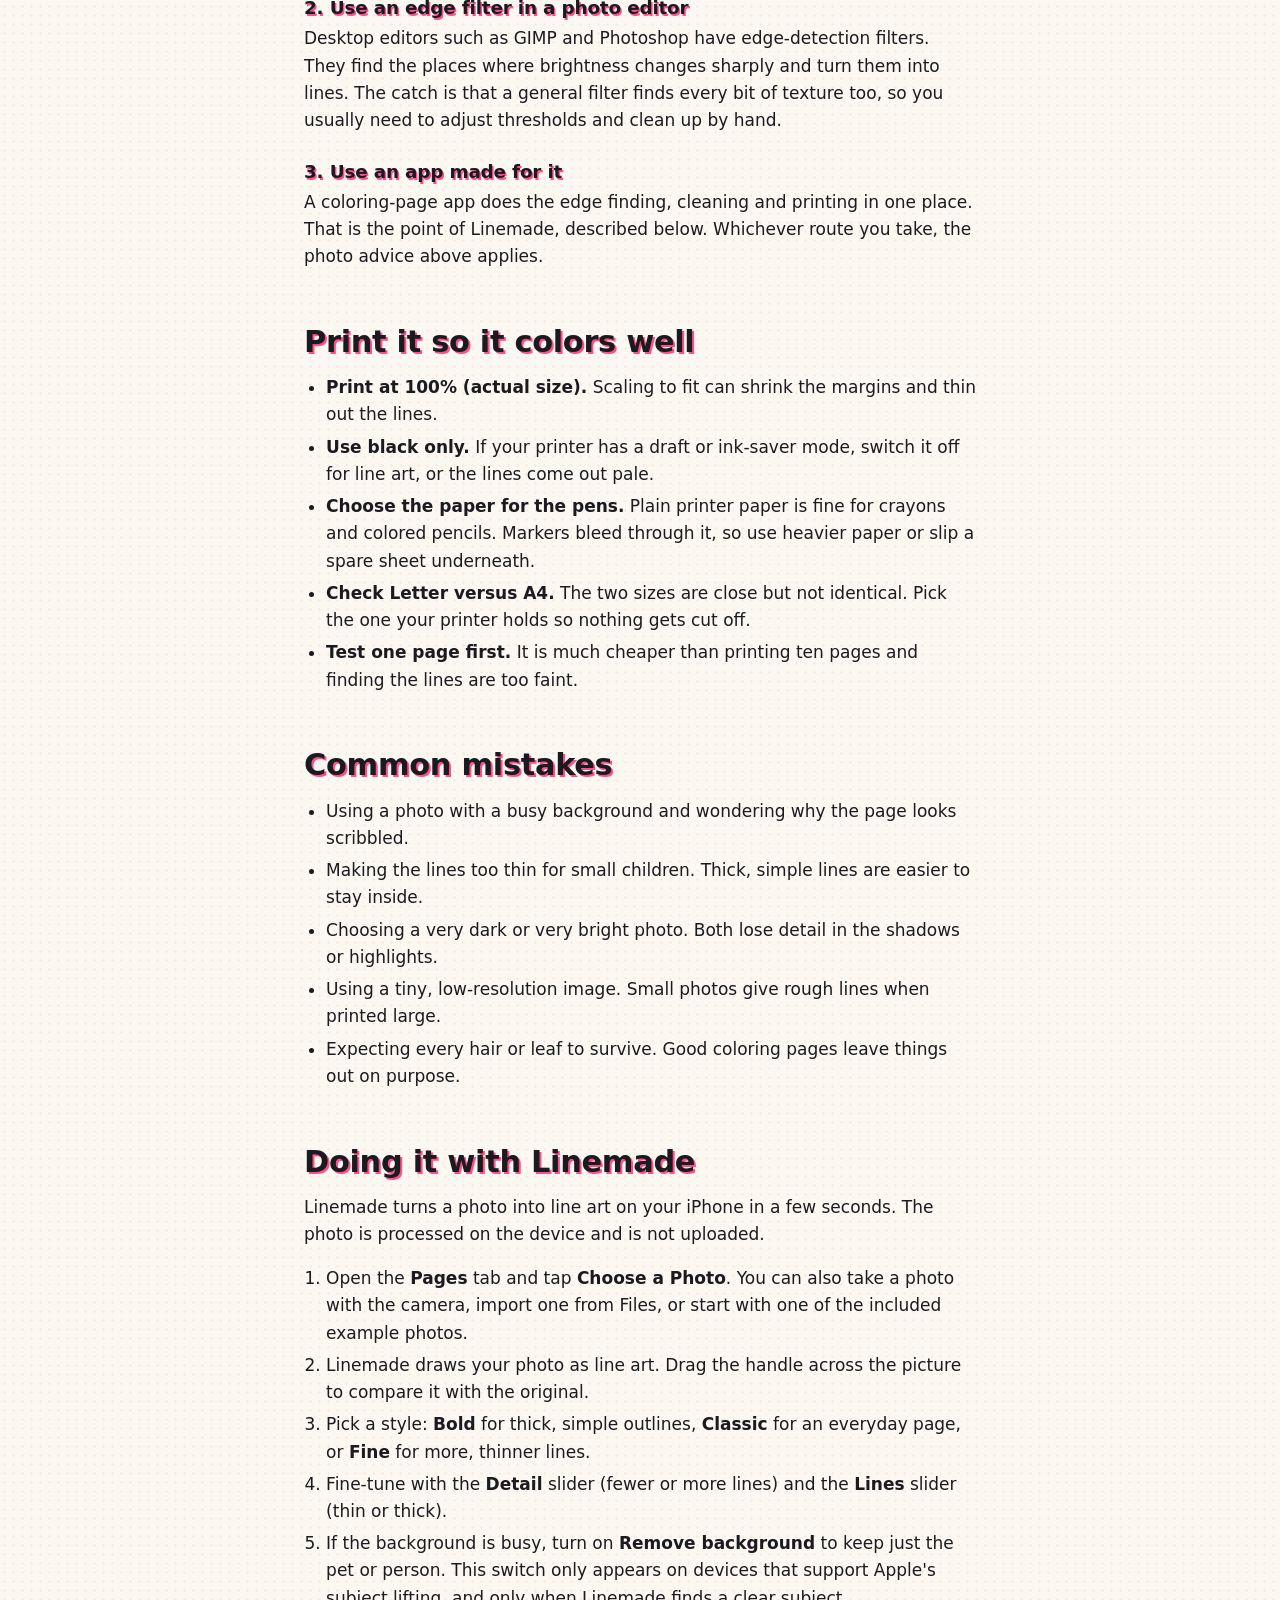
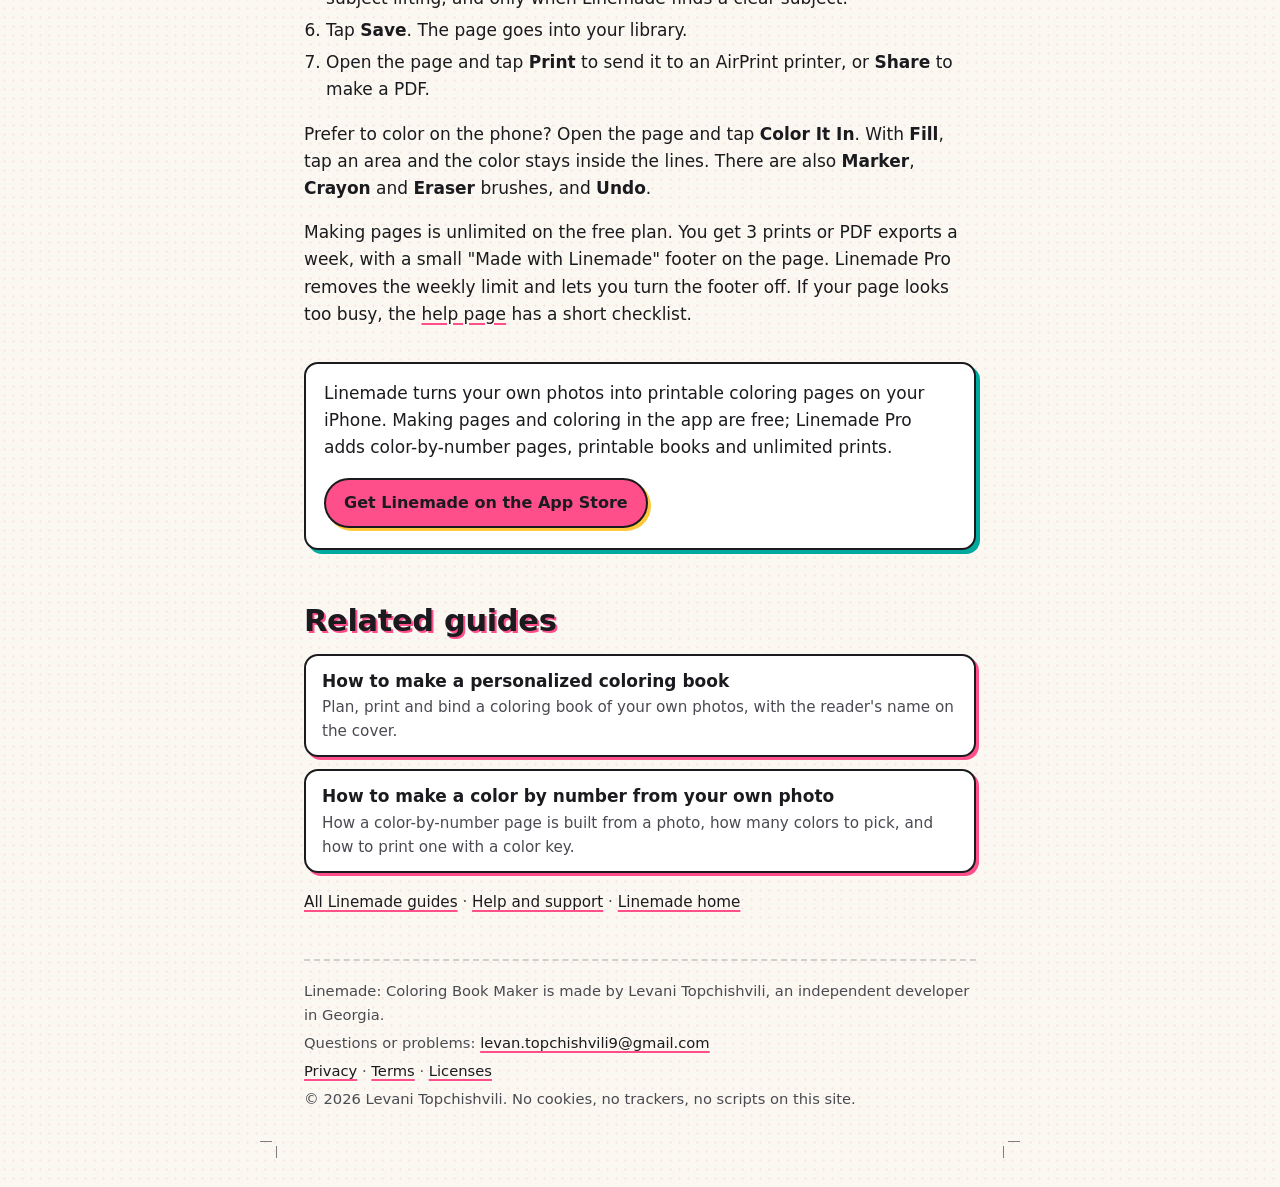
<file: docs/guides/how-to-turn-a-photo-into-a-coloring-page.html>
<!doctype html>
<html lang="en">
<head>
<meta charset="utf-8">
<meta name="viewport" content="width=device-width, initial-scale=1">
<title>How to Turn a Photo Into a Coloring Page – Linemade</title>
<meta name="description" content="Turn a photo into a coloring page you can print: what makes a photo work, three ways to do it, printing tips, and how to do it on iPhone in a few taps.">
<link rel="canonical" href="https://levan2002.github.io/linemade/guides/how-to-turn-a-photo-into-a-coloring-page.html">
<meta property="og:type" content="article">
<meta property="og:title" content="How to Turn a Photo Into a Coloring Page – Linemade">
<meta property="og:description" content="Turn a photo into a coloring page you can print: what makes a photo work, three ways to do it, printing tips, and how to do it on iPhone in a few taps.">
<meta property="og:url" content="https://levan2002.github.io/linemade/guides/how-to-turn-a-photo-into-a-coloring-page.html">
<meta property="og:site_name" content="Linemade">
<meta name="twitter:card" content="summary">
<meta name="apple-itunes-app" content="app-id=6818808226">
<meta name="color-scheme" content="light dark">
<meta name="theme-color" content="#FBF8F1" media="(prefers-color-scheme: light)">
<meta name="theme-color" content="#141317" media="(prefers-color-scheme: dark)">
<link rel="icon" type="image/png" href="../icon.png">
<link rel="apple-touch-icon" href="../icon.png">
<link rel="stylesheet" href="../style.css?v=5">
<script type="application/ld+json">
{
  "@context": "https://schema.org",
  "@type": "Article",
  "headline": "How to turn a photo into a coloring page",
  "description": "Turn a photo into a coloring page you can print: what makes a photo work, three ways to do it, printing tips, and how to do it on iPhone in a few taps.",
  "author": {
    "@type": "Person",
    "name": "Levani Topchishvili"
  },
  "publisher": {
    "@type": "Person",
    "name": "Levani Topchishvili"
  },
  "datePublished": "2026-10-05",
  "dateModified": "2026-10-05",
  "mainEntityOfPage": "https://levan2002.github.io/linemade/guides/how-to-turn-a-photo-into-a-coloring-page.html"
}
</script>
<script type="application/ld+json">
{
  "@context": "https://schema.org",
  "@type": "BreadcrumbList",
  "itemListElement": [
    {
      "@type": "ListItem",
      "position": 1,
      "name": "Linemade",
      "item": "https://levan2002.github.io/linemade/"
    },
    {
      "@type": "ListItem",
      "position": 2,
      "name": "Guides",
      "item": "https://levan2002.github.io/linemade/guides/"
    },
    {
      "@type": "ListItem",
      "position": 3,
      "name": "How to turn a photo into a coloring page",
      "item": "https://levan2002.github.io/linemade/guides/how-to-turn-a-photo-into-a-coloring-page.html"
    }
  ]
}
</script>
</head>
<body>
  <div class="sheet">
    <span class="crop tl" aria-hidden="true"></span><span class="crop tr" aria-hidden="true"></span>
    <span class="crop bl" aria-hidden="true"></span><span class="crop br" aria-hidden="true"></span>
    <header class="top">
      <a class="brand" href="../index.html"><img src="../icon.png" alt="" width="40" height="40"><span class="wordmark">Linemade</span></a>
      <nav aria-label="Site">
        <ul>
        <li><a href="../index.html">Home</a></li>
        <li><a href="index.html" aria-current="page">Guides</a></li>
        <li><a href="../help.html">Help</a></li>
        <li><a href="../privacy.html">Privacy</a></li>
        <li><a href="../terms.html">Terms</a></li>
        <li><a href="../licenses.html">Licenses</a></li>
        </ul>
      </nav>
    </header>
    <main class="guide">
<nav class="crumbs" aria-label="Breadcrumb"><a href="../">Linemade</a> <span aria-hidden="true">›</span> <a href="./">Guides</a> <span aria-hidden="true">›</span> <span>Turn a photo into a coloring page</span></nav>
<h1>How to turn a photo into a coloring page</h1>
<p class="lede">A coloring page is a photo with everything removed except the outlines. Done well, you get clean lines to print and color for a rainy afternoon, a party table or a gift. Here is what makes a photo work, the ways to do it, and the quickest route on an iPhone.</p>
<p class="cta cta-top"><a class="cta-btn" href="https://apps.apple.com/app/id6818808226">Get Linemade on the App Store</a></p>
<h2>What a good coloring page needs</h2>
<p>Most of what you see in a photo is not useful for coloring: the colors, the soft shading, the texture of fur or fabric. What you want is the edges, the places where one shape stops and another starts.</p>
<p>A page is easy to color when it has a few clear shapes, lines that join up so a crayon has somewhere to stop, and plenty of empty space. A page is frustrating when it has hundreds of tiny areas, broken lines or dark patches where the photo had a shadow.</p>
<h2>Pick a photo that will work</h2>
<p>The photo decides most of the result. A good one has:</p>
<ul>
<li><strong>One clear subject.</strong> A dog, a person, a house, a boat. Group shots work, but each extra subject adds lines.</li>
<li><strong>A plain or simple background.</strong> Sky, a wall or a blurred background all turn into calm empty space. Grass, leaves, brick and cluttered rooms turn into a storm of lines.</li>
<li><strong>Even, soft light.</strong> Harsh sun creates deep shadows, and shadows can end up as black blotches or odd shapes. Shade or an overcast day is kinder.</li>
<li><strong>A subject that fills the frame.</strong> A small figure in a big scene gets very few lines of its own. Move closer or crop.</li>
<li><strong>Sharp focus.</strong> A blurry photo has soft edges, and soft edges become weak, broken lines.</li>
</ul>
<p>Pets and portraits are a great start, especially when the animal or person looks at the camera against a plain background.</p>
<h2>Three ways to make one</h2>
<h3>1. Trace it by hand</h3>
<p>Print the photo, tape it to a window or a light box, lay thin paper over it and trace the outlines with a black pen. You choose every line, so the result can be lovely, but it takes a while and needs a steady hand.</p>
<h3>2. Use an edge filter in a photo editor</h3>
<p>Desktop editors such as GIMP and Photoshop have edge-detection filters. They find the places where brightness changes sharply and turn them into lines. The catch is that a general filter finds every bit of texture too, so you usually need to adjust thresholds and clean up by hand.</p>
<h3>3. Use an app made for it</h3>
<p>A coloring-page app does the edge finding, cleaning and printing in one place. That is the point of Linemade, described below. Whichever route you take, the photo advice above applies.</p>
<h2>Print it so it colors well</h2>
<ul>
<li><strong>Print at 100% (actual size).</strong> Scaling to fit can shrink the margins and thin out the lines.</li>
<li><strong>Use black only.</strong> If your printer has a draft or ink-saver mode, switch it off for line art, or the lines come out pale.</li>
<li><strong>Choose the paper for the pens.</strong> Plain printer paper is fine for crayons and colored pencils. Markers bleed through it, so use heavier paper or slip a spare sheet underneath.</li>
<li><strong>Check Letter versus A4.</strong> The two sizes are close but not identical. Pick the one your printer holds so nothing gets cut off.</li>
<li><strong>Test one page first.</strong> It is much cheaper than printing ten pages and finding the lines are too faint.</li>
</ul>
<h2>Common mistakes</h2>
<ul>
<li>Using a photo with a busy background and wondering why the page looks scribbled.</li>
<li>Making the lines too thin for small children. Thick, simple lines are easier to stay inside.</li>
<li>Choosing a very dark or very bright photo. Both lose detail in the shadows or highlights.</li>
<li>Using a tiny, low-resolution image. Small photos give rough lines when printed large.</li>
<li>Expecting every hair or leaf to survive. Good coloring pages leave things out on purpose.</li>
</ul>
<h2>Doing it with Linemade</h2>
<p>Linemade turns a photo into line art on your iPhone in a few seconds. The photo is processed on the device and is not uploaded.</p>
<ol>
<li>Open the <strong>Pages</strong> tab and tap <strong>Choose a Photo</strong>. You can also take a photo with the camera, import one from Files, or start with one of the included example photos.</li>
<li>Linemade draws your photo as line art. Drag the handle across the picture to compare it with the original.</li>
<li>Pick a style: <strong>Bold</strong> for thick, simple outlines, <strong>Classic</strong> for an everyday page, or <strong>Fine</strong> for more, thinner lines.</li>
<li>Fine-tune with the <strong>Detail</strong> slider (fewer or more lines) and the <strong>Lines</strong> slider (thin or thick).</li>
<li>If the background is busy, turn on <strong>Remove background</strong> to keep just the pet or person. This switch only appears on devices that support Apple's subject lifting, and only when Linemade finds a clear subject.</li>
<li>Tap <strong>Save</strong>. The page goes into your library.</li>
<li>Open the page and tap <strong>Print</strong> to send it to an AirPrint printer, or <strong>Share</strong> to make a PDF.</li>
</ol>
<p>Prefer to color on the phone? Open the page and tap <strong>Color It In</strong>. With <strong>Fill</strong>, tap an area and the color stays inside the lines. There are also <strong>Marker</strong>, <strong>Crayon</strong> and <strong>Eraser</strong> brushes, and <strong>Undo</strong>.</p>
<p>Making pages is unlimited on the free plan. You get 3 prints or PDF exports a week, with a small "Made with Linemade" footer on the page. Linemade Pro removes the weekly limit and lets you turn the footer off. If your page looks too busy, the <a href="../help.html#busy-lines">help page</a> has a short checklist.</p>
<div class="guide-end">
<p>Linemade turns your own photos into printable coloring pages on your iPhone. Making pages and coloring in the app are free; Linemade Pro adds color-by-number pages, printable books and unlimited prints.</p>
<p class="cta"><a class="cta-btn" href="https://apps.apple.com/app/id6818808226">Get Linemade on the App Store</a></p>
</div>
<h2>Related guides</h2>
<ul class="guide-list">
<li><a href="how-to-make-a-personalized-coloring-book.html"><strong>How to make a personalized coloring book</strong><span>Plan, print and bind a coloring book of your own photos, with the reader&#x27;s name on the cover.</span></a></li>
<li><a href="how-to-make-a-color-by-number-from-a-photo.html"><strong>How to make a color by number from your own photo</strong><span>How a color-by-number page is built from a photo, how many colors to pick, and how to print one with a color key.</span></a></li>
</ul>
<p class="guide-more"><a href="./">All Linemade guides</a> · <a href="../help.html">Help and support</a> · <a href="../">Linemade home</a></p>
    </main>
    <footer>
      <p>Linemade: Coloring Book Maker is made by Levani Topchishvili, an independent developer in Georgia.</p>
      <p>Questions or problems: <a href="mailto:levan.topchishvili9@gmail.com">levan.topchishvili9@gmail.com</a></p>
      <p><a href="../privacy.html">Privacy</a> &middot; <a href="../terms.html">Terms</a> &middot; <a href="../licenses.html">Licenses</a></p>
      <p>&copy; 2026 Levani Topchishvili. No cookies, no trackers, no scripts on this site.</p>
    </footer>
  </div>
</body>
</html>
</file>
<file: docs/style.css>
/* Linemade support site: risograph print shop */
:root {
  --paper: #FBF8F1;
  --ink: #1B1B1F;
  --pink: #FF4F8B;
  --sun: #FFC93C;
  --teal: #00A99D;
  --bg: var(--paper);
  --fg: var(--ink);
  --muted: #4A4A52;
  --rule: rgba(27, 27, 31, 0.18);
  --card: #FFFFFF;
  --mark: rgba(27, 27, 31, 0.55);
  --link: var(--ink);
  --dot: rgba(255, 79, 139, 0.10);
  color-scheme: light dark;
}

@media (prefers-color-scheme: dark) {
  :root {
    --bg: #141317;
    --fg: var(--paper);
    --muted: #C9C5BC;
    --rule: rgba(251, 248, 241, 0.2);
    --card: #1E1D22;
    --mark: rgba(251, 248, 241, 0.5);
    --link: var(--paper);
    --dot: rgba(255, 79, 139, 0.08);
  }
}

* { box-sizing: border-box; }

html { -webkit-text-size-adjust: 100%; }

body {
  margin: 0;
  padding: 1px 16px;
  background-color: var(--bg);
  background-image: radial-gradient(var(--dot) 1px, transparent 1.2px);
  background-size: 9px 9px;
  color: var(--fg);
  font: 17px/1.6 system-ui, -apple-system, "Helvetica Neue", Arial, sans-serif;
}

.sheet {
  position: relative;
  max-width: 760px;
  margin: 16px auto;
  padding: 30px 14px 32px;
}

/* Thin crop marks in the page corners: two hairlines meeting the trim point with a gap */
.crop { position: absolute; width: 26px; height: 26px; pointer-events: none; }
.crop::before, .crop::after { content: ""; position: absolute; background: var(--mark); }
.crop::before { width: 12px; height: 1px; }
.crop::after { width: 1px; height: 12px; }
.crop.tl { top: 0; left: 0; }
.crop.tr { top: 0; right: 0; }
.crop.bl { bottom: 0; left: 0; }
.crop.br { bottom: 0; right: 0; }
.crop.tl::before, .crop.tr::before { top: 16px; }
.crop.bl::before, .crop.br::before { bottom: 16px; }
.crop.tl::before, .crop.bl::before { left: 0; }
.crop.tr::before, .crop.br::before { right: 0; }
.crop.tl::after, .crop.tr::after { top: 0; }
.crop.bl::after, .crop.br::after { bottom: 0; }
.crop.tl::after, .crop.bl::after { left: 16px; }
.crop.tr::after, .crop.br::after { right: 16px; }

h1, h2, h3, .wordmark {
  font-family: ui-rounded, "SF Pro Rounded", system-ui, sans-serif;
  font-weight: 900;
  line-height: 1.12;
  letter-spacing: -0.01em;
  text-shadow: 3px 3px 0 var(--pink);
}

h1 { font-size: clamp(2.1rem, 8vw, 3.3rem); margin: 0.4em 0 0.35em; }
h2 { font-size: clamp(1.45rem, 5vw, 1.9rem); margin: 1.8em 0 0.5em; text-shadow: 2px 2px 0 var(--pink); }
h3 { font-size: 1.15rem; margin: 1.5em 0 0.35em; text-shadow: 1.5px 1.5px 0 var(--pink); }

p, ul, ol { margin: 0 0 1em; }
ul, ol { padding-left: 1.3em; }
li { margin: 0.3em 0; }

a {
  color: var(--link);
  text-decoration: underline;
  text-decoration-color: var(--pink);
  text-decoration-thickness: 2px;
  text-underline-offset: 3px;
}
a:hover { background: var(--sun); color: var(--ink); }
a:focus-visible { outline: 3px solid var(--teal); outline-offset: 2px; border-radius: 3px; }

/* Header */
.top { display: flex; flex-wrap: wrap; align-items: center; gap: 12px 18px; }
.brand { display: flex; align-items: center; gap: 10px; text-decoration: none; }
.brand:hover { background: none; }
.brand img { width: 40px; height: 40px; border-radius: 10px; }
.wordmark { font-size: 1.4rem; text-shadow: 2px 2px 0 var(--pink); color: var(--fg); }
nav ul { list-style: none; display: flex; flex-wrap: wrap; gap: 4px 12px; padding: 0; margin: 0; }
nav li { margin: 0; }
nav a { font-weight: 600; font-size: 0.95rem; }
nav a[aria-current="page"] { background: var(--sun); color: var(--ink); text-decoration: none; padding: 1px 6px; border-radius: 4px; }

/* Hero */
.hero { text-align: left; padding-top: 18px; }
.hero .icon { width: 128px; height: 128px; border-radius: 28px; box-shadow: 5px 5px 0 var(--teal); display: block; }
.lede { font-size: 1.2rem; color: var(--fg); max-width: 36em; }
.stamp {
  display: inline-block;
  font-family: ui-rounded, "SF Pro Rounded", system-ui, sans-serif;
  font-weight: 900;
  font-size: 1.05rem;
  background: var(--sun);
  color: var(--ink);
  padding: 8px 16px;
  border: 2px solid var(--ink);
  border-radius: 999px;
  box-shadow: 3px 3px 0 var(--pink);
  transform: rotate(-1.5deg);
  margin: 4px 0 8px;
}

.meta { color: var(--muted); font-size: 0.95rem; }

/* Cards */
.grid { display: grid; gap: 14px; grid-template-columns: 1fr; margin: 1em 0; }
@media (min-width: 620px) { .grid { grid-template-columns: 1fr 1fr; } }
.card {
  background: var(--card);
  border: 2px solid var(--fg);
  border-radius: 14px;
  padding: 16px 18px 6px;
  box-shadow: 4px 4px 0 var(--teal);
}
.card:nth-child(3n+2) { box-shadow: 4px 4px 0 var(--pink); }
.card:nth-child(3n) { box-shadow: 4px 4px 0 var(--sun); }
.card h3 { margin-top: 0.1em; }

.chip {
  display: inline-block;
  font-size: 0.78rem;
  font-weight: 800;
  background: var(--pink);
  color: var(--ink);
  border-radius: 999px;
  padding: 1px 9px;
  vertical-align: 0.15em;
  text-shadow: none;
  letter-spacing: 0.02em;
}

table { width: 100%; border-collapse: collapse; margin: 0 0 1.2em; font-size: 0.98rem; }
th, td { text-align: left; padding: 9px 8px; border-bottom: 1px solid var(--rule); vertical-align: top; }
th { font-weight: 800; }

.note {
  border-left: 5px solid var(--teal);
  background: var(--card);
  padding: 12px 16px;
  border-radius: 0 10px 10px 0;
  margin: 1em 0 1.2em;
}

details { border-bottom: 1px solid var(--rule); padding: 10px 0; }
summary { cursor: pointer; font-weight: 700; }
details p { margin: 0.6em 0 0.3em; }

pre.license {
  white-space: pre-wrap;
  word-wrap: break-word;
  font: 0.86rem/1.5 ui-monospace, "SF Mono", Menlo, monospace;
  background: var(--card);
  border: 1px solid var(--rule);
  border-radius: 10px;
  padding: 14px 16px;
}

.toc { columns: 2 12em; column-gap: 24px; padding-left: 1.2em; }

footer {
  margin-top: 3em;
  padding-top: 14px;
  border-top: 2px dashed var(--rule);
  font-size: 0.92rem;
  color: var(--muted);
}
footer p { margin: 0.3em 0; }

@media (min-width: 620px) {
  .sheet { margin: 28px auto; padding: 40px 44px 44px; }
}

@media print {
  body { background: #fff; color: #000; }
  .crop { display: none; }
}

/* Guides */
.crumbs { font-size: 0.92rem; color: var(--muted); margin: 18px 0 0; }
.crumbs a { color: var(--muted); }
.guide h1 { margin-top: 0.3em; }
.guide .cta { margin: 1.1em 0 1.4em; }
.cta-btn {
  display: inline-block;
  font-family: ui-rounded, "SF Pro Rounded", system-ui, sans-serif;
  font-weight: 900;
  font-size: 1rem;
  background: var(--pink);
  color: var(--ink);
  padding: 10px 18px;
  border: 2px solid var(--ink);
  border-radius: 999px;
  box-shadow: 3px 3px 0 var(--sun);
  text-decoration: none;
}
.cta-btn:hover { background: var(--sun); color: var(--ink); }
.guide-end { background: var(--card); border: 2px solid var(--fg); border-radius: 14px; box-shadow: 4px 4px 0 var(--teal); padding: 16px 18px 6px; margin: 2em 0 0; }
.guide-end .cta { margin: 0.4em 0 0.8em; }
.guide-list { list-style: none; padding: 0; display: grid; gap: 12px; }
.guide-list li { margin: 0; }
.guide-list a { display: block; text-decoration: none; background: var(--card); border: 2px solid var(--fg); border-radius: 14px; padding: 12px 16px; box-shadow: 3px 3px 0 var(--pink); }
.guide-list a:hover { background: var(--sun); color: var(--ink); }
.guide-list strong { display: block; }
.guide-list span { display: block; font-size: 0.95rem; color: var(--muted); }
.guide-list a:hover span { color: var(--ink); }
.guide-more { color: var(--muted); font-size: 0.95rem; }
.guide-link-list { padding-left: 1.2em; }
</file>
